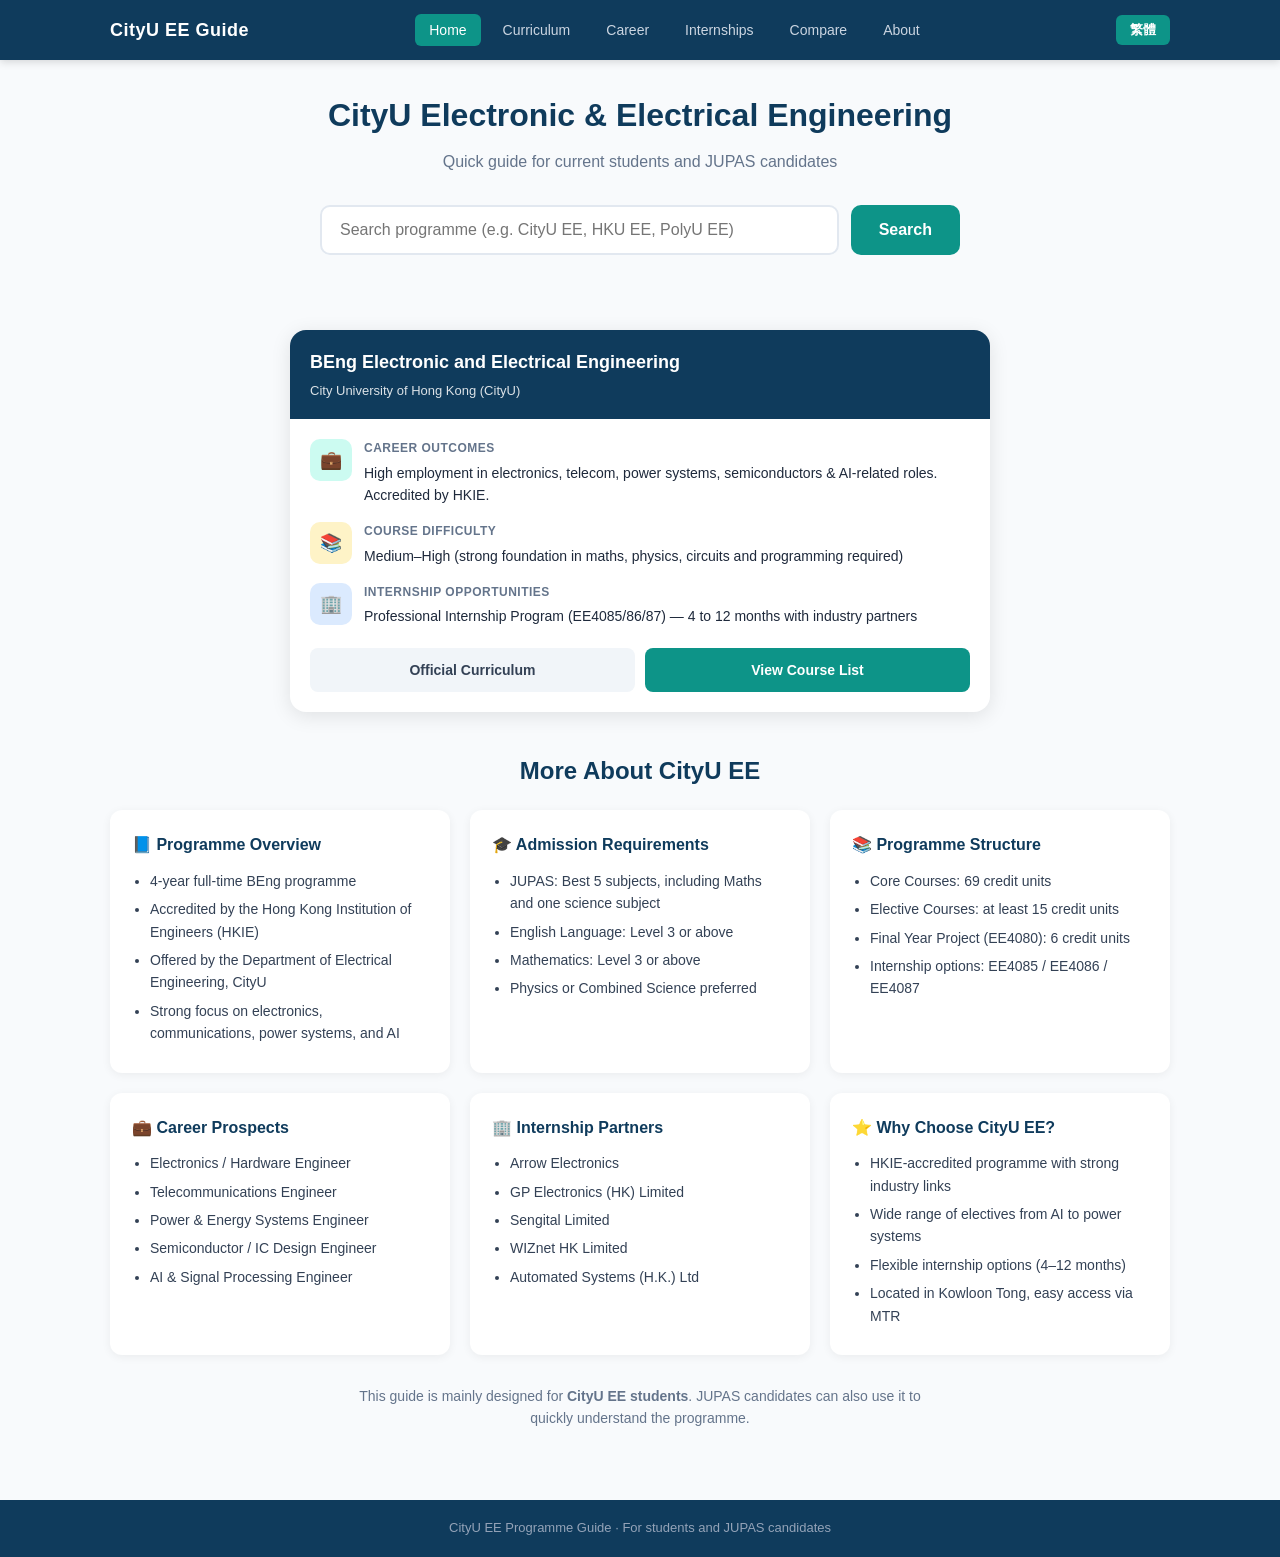
<file: index.html>
<!DOCTYPE html>
<html lang="en">
<head>
  <meta charset="UTF-8">
  <meta name="viewport" content="width=device-width, initial-scale=1.0">
  <title>CityU EE Programme Guide</title>
  <link rel="stylesheet" href="style.css">
</head>
<body>

  <!-- Top Navigation -->
  <nav class="navbar">
    <div class="nav-container">
      <div class="nav-logo" data-i18n="logo">CityU EE Guide</div>
      <ul class="nav-links">
        <li><a href="#" class="active" data-page="home" data-i18n="nav_home">Home</a></li>
        <li><a href="#" data-page="curriculum" data-i18n="nav_curriculum">Curriculum</a></li>
        <li><a href="#" data-page="career" data-i18n="nav_career">Career</a></li>
        <li><a href="#" data-page="internships" data-i18n="nav_internships">Internships</a></li>
        <li><a href="#" data-page="compare" data-i18n="nav_compare">Compare</a></li>
        <li><a href="#" data-page="about" data-i18n="nav_about">About</a></li>
      </ul>
      <div class="lang-switch">
        <button id="langBtn" class="lang-btn">繁體</button>
      </div>
    </div>
  </nav>

  <main>

    <!-- ==================== HOME ==================== -->
    <section id="page-home" class="page active">
      <header class="hero">
        <h1 data-i18n="home_title">CityU Electronic & Electrical Engineering</h1>
        <p data-i18n="home_subtitle">Quick guide for current students and JUPAS candidates</p>
      </header>

      <!-- Search Bar -->
      <div class="search-section">
        <input type="text" id="searchInput" placeholder="Search programme (e.g. CityU EE, HKU EE, PolyU EE)" />
        <button id="searchBtn" data-i18n="btn_search">Search</button>
      </div>
      <div id="searchResults" class="results"></div>

      <!-- Main CityU EE Card -->
      <div class="main-card">
      
        <div class="card-header">
          <h2 data-i18n="card_title">BEng Electronic and Electrical Engineering</h2>
          <div class="university">City University of Hong Kong (CityU)</div>
        </div>
        <div class="card-body">
          <div class="indicators">
            <div class="indicator">
              <div class="indicator-icon icon-career">💼</div>
              <div class="indicator-text">
                <h3 data-i18n="label_career">Career Outcomes</h3>
                <p data-i18n="card_career">High employment in electronics, telecom, power systems, semiconductors & AI-related roles. Accredited by HKIE.</p>
              </div>
            </div>
            <div class="indicator">
              <div class="indicator-icon icon-difficulty">📚</div>
              <div class="indicator-text">
                <h3 data-i18n="label_difficulty">Course Difficulty</h3>
                <p data-i18n="card_difficulty">Medium–High (strong foundation in maths, physics, circuits and programming required)</p>
              </div>
            </div>
            <div class="indicator">
              <div class="indicator-icon icon-internship">🏢</div>
              <div class="indicator-text">
                <h3 data-i18n="label_internship">Internship Opportunities</h3>
                <p data-i18n="card_internship">Professional Internship Program (EE4085/86/87) — 4 to 12 months with industry partners</p>
              </div>
            </div>
          </div>
        </div>
        <div class="card-actions">
          <a href="https://www.ee.cityu.edu.hk/en/current_students/undergraduate/major/admission_beng-elel_majorcurriculum" target="_blank" class="btn btn-secondary" data-i18n="btn_official">Official Curriculum</a>
          <button class="btn btn-primary" onclick="document.querySelector('[data-page=curriculum]').click()" data-i18n="btn_courses">View Course List</button>
        </div>
      </div>
      <!-- CityU EE Detailed Information -->
<div class="detail-section">
  <h2 class="section-title" data-i18n="cityu_detail_title">More About CityU EE</h2>

  <div class="detail-grid">

    <!-- Programme Overview -->
    <div class="detail-info-card">
      <h3 data-i18n="cityu_overview_title">📘 Programme Overview</h3>
      <ul>
        <li data-i18n="cityu_overview_1">4-year full-time BEng programme</li>
        <li data-i18n="cityu_overview_2">Accredited by the Hong Kong Institution of Engineers (HKIE)</li>
        <li data-i18n="cityu_overview_3">Offered by the Department of Electrical Engineering, CityU</li>
        <li data-i18n="cityu_overview_4">Strong focus on electronics, communications, power systems, and AI</li>
      </ul>
    </div>

    <!-- Admission Requirements -->
    <div class="detail-info-card">
      <h3 data-i18n="cityu_admission_title">🎓 Admission Requirements</h3>
      <ul>
        <li data-i18n="cityu_admission_1">JUPAS: Best 5 subjects, including Maths and one science subject</li>
        <li data-i18n="cityu_admission_2">English Language: Level 3 or above</li>
        <li data-i18n="cityu_admission_3">Mathematics: Level 3 or above</li>
        <li data-i18n="cityu_admission_4">Physics or Combined Science preferred</li>
      </ul>
    </div>

    <!-- Programme Structure -->
    <div class="detail-info-card">
      <h3 data-i18n="cityu_structure_title">📚 Programme Structure</h3>
      <ul>
        <li data-i18n="cityu_structure_1">Core Courses: 69 credit units</li>
        <li data-i18n="cityu_structure_2">Elective Courses: at least 15 credit units</li>
        <li data-i18n="cityu_structure_3">Final Year Project (EE4080): 6 credit units</li>
        <li data-i18n="cityu_structure_4">Internship options: EE4085 / EE4086 / EE4087</li>
      </ul>
    </div>

    <!-- Career Prospects -->
    <div class="detail-info-card">
      <h3 data-i18n="cityu_career_title">💼 Career Prospects</h3>
      <ul>
        <li data-i18n="cityu_career_1">Electronics / Hardware Engineer</li>
        <li data-i18n="cityu_career_2">Telecommunications Engineer</li>
        <li data-i18n="cityu_career_3">Power & Energy Systems Engineer</li>
        <li data-i18n="cityu_career_4">Semiconductor / IC Design Engineer</li>
        <li data-i18n="cityu_career_5">AI & Signal Processing Engineer</li>
      </ul>
    </div>

    <!-- Internship Partners -->
    <div class="detail-info-card">
      <h3 data-i18n="cityu_partner_title">🏢 Internship Partners</h3>
      <ul>
        <li>Arrow Electronics</li>
        <li>GP Electronics (HK) Limited</li>
        <li>Sengital Limited</li>
        <li>WIZnet HK Limited</li>
        <li>Automated Systems (H.K.) Ltd</li>
      </ul>
    </div>

    <!-- Why Choose CityU EE -->
    <div class="detail-info-card">
      <h3 data-i18n="cityu_why_title">⭐ Why Choose CityU EE?</h3>
      <ul>
        <li data-i18n="cityu_why_1">HKIE-accredited programme with strong industry links</li>
        <li data-i18n="cityu_why_2">Wide range of electives from AI to power systems</li>
        <li data-i18n="cityu_why_3">Flexible internship options (4–12 months)</li>
        <li data-i18n="cityu_why_4">Located in Kowloon Tong, easy access via MTR</li>
      </ul>
    </div>

  </div>
</div>

      <div class="home-note">
        <p data-i18n="home_note">This guide is mainly designed for <strong>CityU EE students</strong>. JUPAS candidates can also use it to quickly understand the programme.</p>
      </div>
    </section>

    <!-- ==================== CURRICULUM ==================== -->
    <section id="page-curriculum" class="page">
      <h2 class="page-title" data-i18n="curriculum_title">Curriculum Structure</h2>
      <p class="page-desc" data-i18n="curriculum_desc">BEng Electronic and Electrical Engineering – Core Courses & Electives</p>

      <div class="curriculum-section">
        <h3 data-i18n="core_title">Core Courses (69 Credit Units)</h3>
        <div class="course-list" id="coreCourses"></div>

        <div class="notes-box">
          <p><strong data-i18n="notes_title">Notes:</strong></p>
          <ul>
            <li data-i18n="note1"># EE2066 is counted as “College-specified GE Course” for 4-year degree students, but counted as “Major Requirement” for Advanced Standing I/II students.</li>
            <li data-i18n="note2">★ Students having completed EE4085 Internship: Engineering Practice (3CUs) can use it to fulfill EE2066 and EE4090.</li>
            <li data-i18n="note3">Students having completed FS4007 Start-up Technology Entrepreneur Programme I (3CUs) can use it to fulfill EE4090.</li>
            <li data-i18n="note4">Students having completed EE4086 Internship: Advanced Topics (3CUs) can use it to fulfill one elective.</li>
            <li data-i18n="note5">△ Students having completed EE4087 Internship: Industrial Project (6CUs) can use it to fulfill EE4080 Project.</li>
          </ul>
        </div>
      </div>

      <div class="curriculum-section" style="margin-top: 40px;">
        <h3 data-i18n="elective_title">Elective Courses (at least 5 courses = 15 Credit Units)</h3>
        <div class="course-list" id="electiveCourses"></div>
      </div>
    </section>

    <!-- ==================== CAREER ==================== -->
    <section id="page-career" class="page">
      <h2 class="page-title" data-i18n="career_title">Career Outcomes</h2>
      <p class="page-desc" data-i18n="career_desc">What kind of jobs can graduates get after studying CityU Electronic & Electrical Engineering?</p>

      <div class="info-grid">
        <div class="info-card">
          <h3 data-i18n="career_left_title">CityU Electronic & Electrical Engineering</h3>
          <p><strong data-i18n="common_paths">Common career paths:</strong></p>
          <ul>
            <li data-i18n="job1">Electronics / Hardware Engineer</li>
            <li data-i18n="job2">Telecommunications Engineer</li>
            <li data-i18n="job3">Power & Energy Systems Engineer</li>
            <li data-i18n="job4">Semiconductor / IC Design Engineer</li>
            <li data-i18n="job5">AI & Signal Processing related roles</li>
            <li data-i18n="job6">Technical roles in finance & banking</li>
          </ul>
          <p class="note" data-i18n="career_note">Graduates work in both technical industries and the financial sector. The programme is accredited by the Hong Kong Institution of Engineers (HKIE).</p>
        </div>

        <div class="info-card">
          <h3 data-i18n="graduate_title">Example Graduate Roles</h3>
          <div class="graduate-list">
            <div class="graduate-item"><span class="role" data-i18n="role1">Software Engineer</span><span class="company" data-i18n="comp1">Tech / FinTech companies</span></div>
            <div class="graduate-item"><span class="role" data-i18n="role2">Hardware Engineer</span><span class="company" data-i18n="comp2">Electronics & semiconductor firms</span></div>
            <div class="graduate-item"><span class="role" data-i18n="role3">Telecommunications Engineer</span><span class="company" data-i18n="comp3">Mobile network & telecom operators</span></div>
            <div class="graduate-item"><span class="role" data-i18n="role4">Power Systems Engineer</span><span class="company" data-i18n="comp4">Power companies & energy sector</span></div>
            <div class="graduate-item"><span class="role" data-i18n="role5">IC / Semiconductor Engineer</span><span class="company" data-i18n="comp5">Chip design & manufacturing</span></div>
            <div class="graduate-item"><span class="role" data-i18n="role6">AI / Signal Processing Engineer</span><span class="company" data-i18n="comp6">AI, robotics & data companies</span></div>
          </div>

          <div class="pie-section">
            <h4 data-i18n="pie_title">Approximate Employment Sectors</h4>
            <div class="pie-chart"></div>
            <div class="pie-legend">
              <div><span class="dot tech"></span> <span data-i18n="pie1">Electronics & Tech (35%)</span></div>
              <div><span class="dot telecom"></span> <span data-i18n="pie2">Telecom & Communications (25%)</span></div>
              <div><span class="dot power"></span> <span data-i18n="pie3">Power & Energy (15%)</span></div>
              <div><span class="dot finance"></span> <span data-i18n="pie4">Finance & Banking (15%)</span></div>
              <div><span class="dot others"></span> <span data-i18n="pie5">Others / Further Study (10%)</span></div>
            </div>
          </div>
        </div>
      </div>
    </section>

    <!-- ==================== INTERNSHIPS ==================== -->
    <section id="page-internships" class="page">
      <h2 class="page-title" data-i18n="intern_title">Internship Opportunities</h2>
      <p class="page-desc" data-i18n="intern_desc">Real internship programmes offered by CityU Electrical Engineering</p>

      <div class="info-grid">
        <div class="info-card">
          <h3 data-i18n="intern_left_title">CityU EE Professional Internship Program</h3>
          <p data-i18n="intern_intro">The Department offers structured internship courses:</p>
          <ul>
            <li><strong>EE4085</strong> – <span data-i18n="ee4085">Internship: Engineering Practice (4 months)</span></li>
            <li><strong>EE4086</strong> – <span data-i18n="ee4086">Internship: Advanced Topics</span></li>
            <li><strong>EE4087</strong> – <span data-i18n="ee4087">Internship: Industrial Project (up to 12 months)</span></li>
          </ul>
          <p data-i18n="intern_note">These internships can replace some required courses.</p>
        </div>

        <div class="info-card">
          <h3 data-i18n="partner_title">Example Partner Companies</h3>
          <ul>
            <li>Arrow Electronics</li>
            <li>GP Electronics (HK) Limited</li>
            <li>Sengital Limited</li>
            <li>WIZnet HK Limited</li>
            <li>Appcider Limited</li>
            <li>Automated Systems (H.K.) Ltd</li>
          </ul>
        </div>
      </div>
    </section>

    <!-- ==================== COMPARE ==================== -->
    <section id="page-compare" class="page">
      <h2 class="page-title" data-i18n="compare_title">Compare Programmes</h2>
      <p class="page-desc" data-i18n="compare_desc">Select two programmes to compare side by side</p>

      <div class="compare-controls">
        <select id="compare1"></select>
        <select id="compare2"></select>
        <button id="compareBtn" class="btn btn-primary" data-i18n="btn_compare">Compare</button>
      </div>
      <div id="compareResult" class="compare-result"></div>
    </section>

    <!-- ==================== ABOUT ==================== -->
    <section id="page-about" class="page">
      <h2 class="page-title" data-i18n="about_title">About This Guide</h2>
      <div class="about-content">
        <p data-i18n="about_p1">This guide is mainly designed for <strong>CityU EE students</strong> to quickly understand their programme structure, career paths and internship opportunities.</p>
        <p data-i18n="about_p2">JUPAS candidates can also use it as a simple reference.</p>
      </div>
    </section>

  </main>

  <footer>
    <p data-i18n="footer">CityU EE Programme Guide · For students and JUPAS candidates</p>
  </footer>

  <script src="script.js"></script>
</body>
</html>
</file>
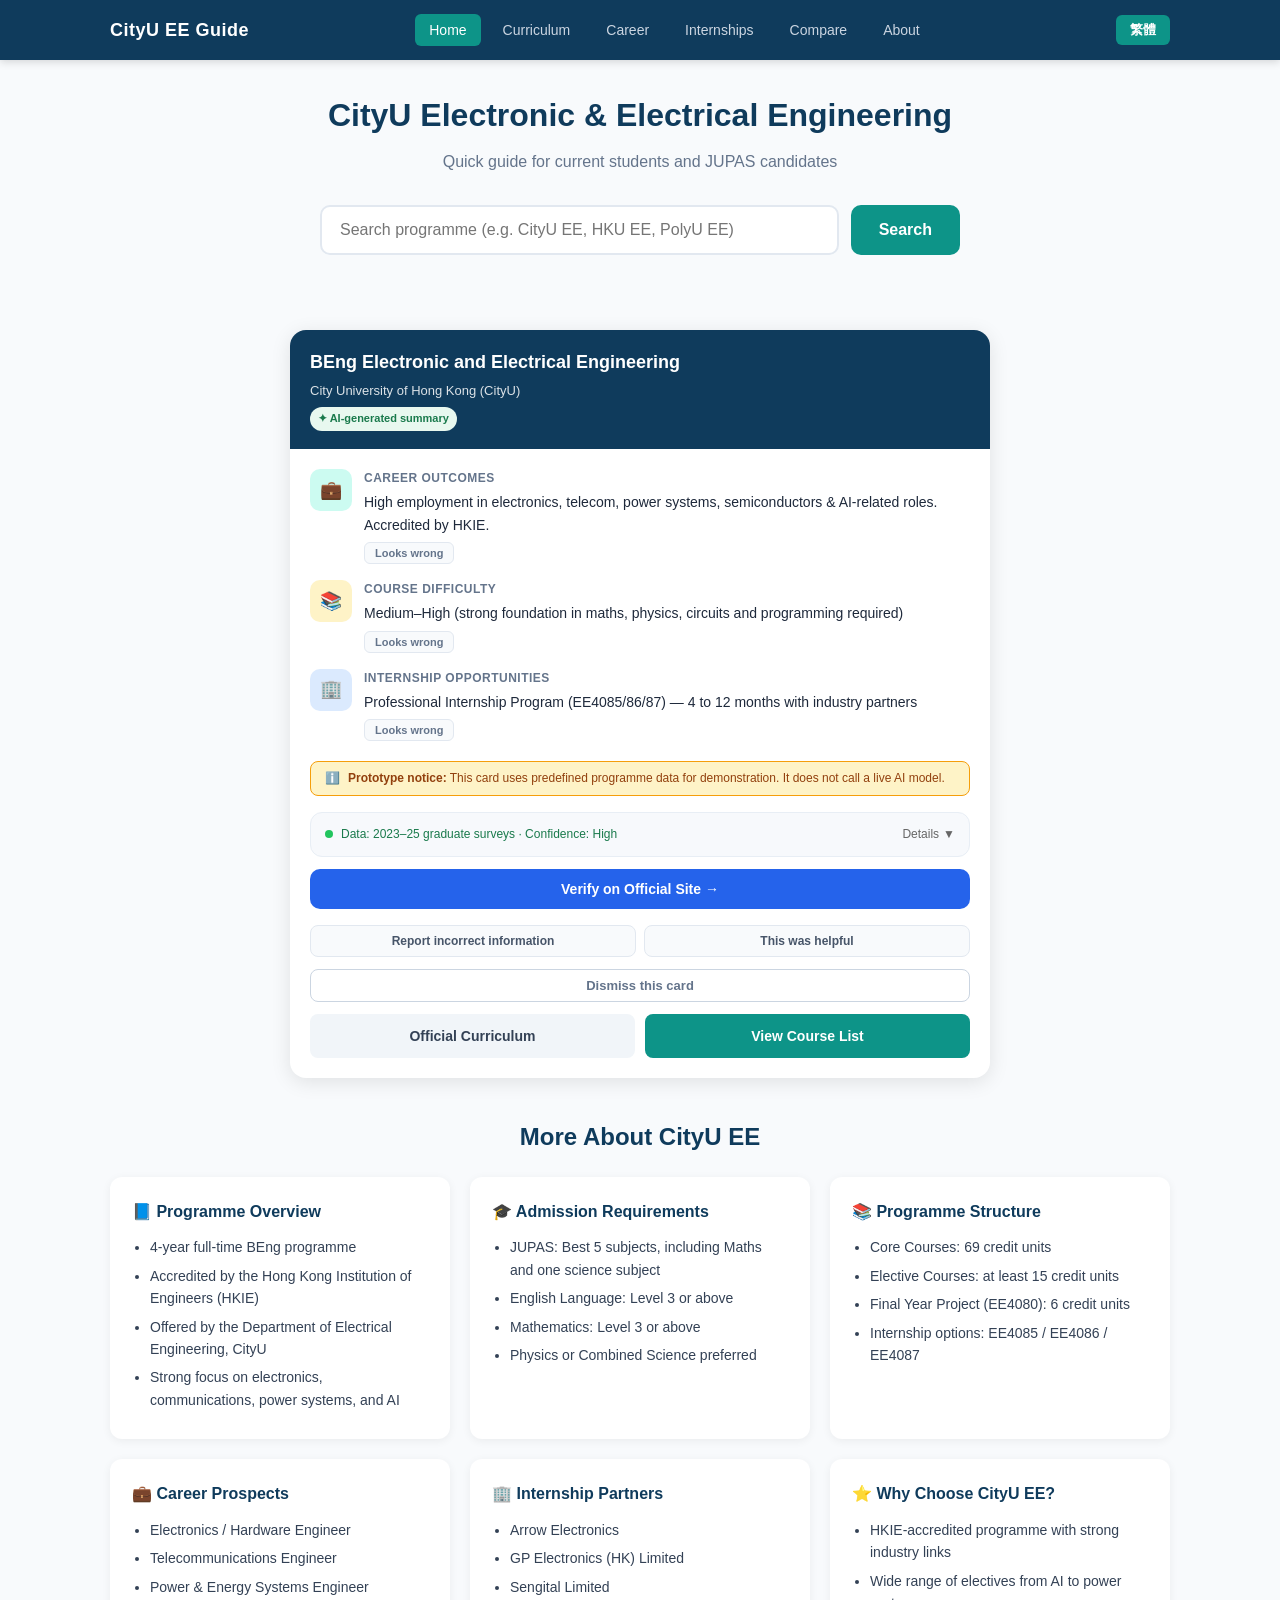
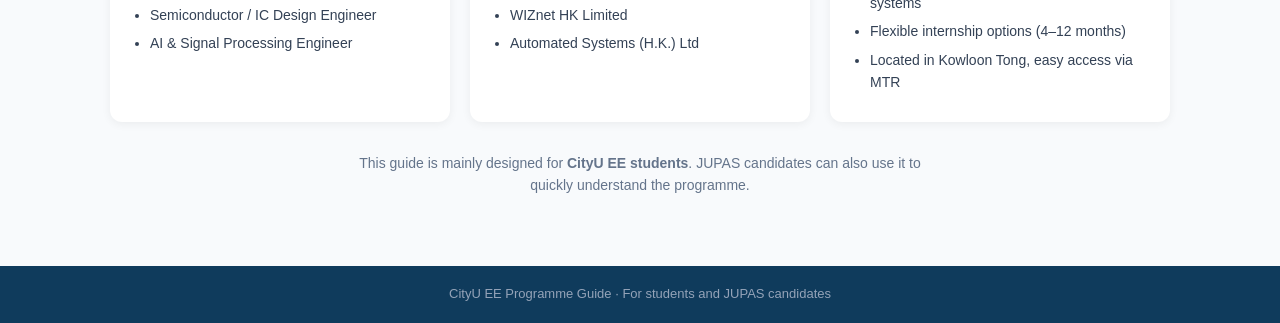
<file: index3.html>
<!DOCTYPE html>
<html lang="en">
<head>
  <meta charset="UTF-8">
  <meta name="viewport" content="width=device-width, initial-scale=1.0">
  <title>CityU EE Programme Guide</title>
  <style>
    /* ===== Reset & Base ===== */
    * { margin: 0; padding: 0; box-sizing: border-box; }
    body {
      font-family: -apple-system, BlinkMacSystemFont, "Segoe UI", Roboto, sans-serif;
      background-color: #f8fafc;
      color: #1e293b;
      line-height: 1.6;
      min-height: 100vh;
      display: flex;
      flex-direction: column;
    }

    /* ===== Navbar ===== */
    .navbar {
      background: #0f3b5c;
      color: white;
      position: sticky;
      top: 0;
      z-index: 100;
      box-shadow: 0 2px 8px rgba(0,0,0,0.15);
    }
    .nav-container {
      max-width: 1100px;
      margin: 0 auto;
      padding: 0 20px;
      display: flex;
      align-items: center;
      justify-content: space-between;
      height: 60px;
    }
    .nav-logo { font-size: 18px; font-weight: 700; letter-spacing: 0.5px; }
    .nav-links { display: flex; list-style: none; gap: 8px; }
    .nav-links a {
      color: #cbd5e1;
      text-decoration: none;
      padding: 8px 14px;
      border-radius: 6px;
      font-size: 14px;
      font-weight: 500;
      transition: all 0.2s;
    }
    .nav-links a:hover, .nav-links a.active { background: #0d9488; color: white; }
    .lang-switch { margin-left: 16px; }
    .lang-btn {
      background: #0d9488;
      color: white;
      border: none;
      padding: 6px 14px;
      border-radius: 6px;
      font-size: 13px;
      font-weight: 600;
      cursor: pointer;
    }
    .lang-btn:hover { background: #0f766e; }

    /* ===== Main ===== */
    main { flex: 1; max-width: 1100px; margin: 0 auto; padding: 30px 20px; width: 100%; }
    .page { display: none; }
    .page.active { display: block; }

    /* ===== Hero ===== */
    .hero { text-align: center; margin-bottom: 30px; }
    .hero h1 { font-size: 32px; color: #0f3b5c; margin-bottom: 8px; }
    .hero p { color: #64748b; font-size: 16px; }

    /* ===== Search ===== */
    .search-section {
      display: flex;
      max-width: 640px;
      margin: 0 auto 35px;
      gap: 12px;
    }
    #searchInput {
      flex: 1;
      padding: 14px 18px;
      font-size: 16px;
      border: 2px solid #e2e8f0;
      border-radius: 10px;
      outline: none;
      transition: border-color 0.2s;
    }
    #searchInput:focus { border-color: #0d9488; }
    #searchBtn {
      padding: 14px 28px;
      background: #0d9488;
      color: white;
      border: none;
      border-radius: 10px;
      font-size: 16px;
      font-weight: 600;
      cursor: pointer;
    }
    #searchBtn:hover { background: #0f766e; }

    /* ===== Cards ===== */
    .results {
      display: flex;
      flex-wrap: wrap;
      gap: 24px;
      justify-content: center;
      margin-bottom: 40px;
    }
    .programme-card, .main-card {
      background: white;
      border-radius: 16px;
      box-shadow: 0 4px 14px rgba(0,0,0,0.08);
      overflow: hidden;
      transition: transform 0.2s, box-shadow 0.2s;
    }
    .programme-card { width: 340px; }
    .programme-card:hover { transform: translateY(-5px); box-shadow: 0 10px 25px rgba(0,0,0,0.12); }
    .main-card {
      max-width: 700px;
      margin: 0 auto 30px;
      box-shadow: 0 4px 20px rgba(0,0,0,0.1);
    }
    .card-header {
      background: #0f3b5c;
      color: white;
      padding: 18px 20px;
    }
    .card-header h2 { font-size: 18px; margin-bottom: 4px; }
    .card-header .university { font-size: 13px; opacity: 0.85; }
    .card-body { padding: 20px; }
    .indicators { display: flex; flex-direction: column; gap: 16px; }
    .indicator { display: flex; align-items: flex-start; gap: 12px; }
    .indicator-icon {
      width: 42px; height: 42px;
      border-radius: 10px;
      display: flex; align-items: center; justify-content: center;
      font-size: 18px; flex-shrink: 0;
    }
    .icon-career { background: #ccfbf1; }
    .icon-difficulty { background: #fef3c7; }
    .icon-internship { background: #dbeafe; }
    .indicator-text h3 {
      font-size: 12px; color: #64748b; font-weight: 600;
      margin-bottom: 3px; text-transform: uppercase; letter-spacing: 0.5px;
    }
    .indicator-text p { font-size: 14px; color: #1e293b; }
    .card-actions { display: flex; gap: 10px; padding: 0 20px 20px; }
    .btn {
      flex: 1; padding: 11px; border-radius: 8px;
      font-size: 14px; font-weight: 600; cursor: pointer;
      border: none; transition: background 0.2s;
      text-align: center; text-decoration: none; display: block;
    }
    .btn-primary { background: #0d9488; color: white; }
    .btn-primary:hover { background: #0f766e; }
    .btn-secondary { background: #f1f5f9; color: #334155; }
    .btn-secondary:hover { background: #e2e8f0; }

    /* ===== HUMAN-OVERSIGHT: Confidence Strip ===== */
    .confidence-strip {
      margin: 16px 20px 0;
      background: #f7f9fc;
      border-radius: 12px;
      overflow: hidden;
      border: 1px solid #e8eef5;
    }
    .strip-header {
      display: flex;
      align-items: center;
      justify-content: space-between;
      padding: 12px 14px;
      cursor: pointer;
      gap: 10px;
      user-select: none;
    }
    .strip-left {
      display: flex;
      align-items: center;
      gap: 8px;
      font-size: 12px;
      color: #1a7a4c;
      font-weight: 500;
      flex: 1;
    }
    .strip-left .dot {
      width: 8px; height: 8px;
      background: #22c55e;
      border-radius: 50%;
      flex-shrink: 0;
    }
    .strip-left.medium { color: #b45309; }
    .strip-left.medium .dot { background: #f59e0b; }
    .strip-left.low { color: #6b7280; }
    .strip-left.low .dot { background: #9ca3af; }
    .strip-toggle {
      font-size: 12px;
      color: #666;
      display: flex;
      align-items: center;
      gap: 4px;
    }
    .strip-body {
      display: none;
      padding: 0 14px 14px;
      border-top: 1px solid #e8eef5;
    }
    .strip-body.open { display: block; }
    .source-item {
      display: flex;
      gap: 10px;
      padding: 10px 0 0;
      font-size: 13px;
    }
    .source-item .s-icon {
      width: 28px; height: 28px;
      background: #e8f0fe;
      border-radius: 50%;
      display: flex; align-items: center; justify-content: center;
      font-size: 13px; flex-shrink: 0; color: #2563eb;
    }
    .source-item .s-label { font-weight: 600; color: #1a1a1a; font-size: 13px; }
    .source-item .s-value { color: #555; font-size: 12px; margin-top: 1px; }
    .warning-box {
      margin-top: 12px;
      background: #fff8e6;
      border: 1px solid #fde68a;
      border-radius: 8px;
      padding: 10px 12px;
      font-size: 12px;
      color: #92400e;
      display: flex;
      align-items: flex-start;
      gap: 8px;
    }
    .verify-btn {
      display: block;
      width: calc(100% - 40px);
      margin: 12px 20px 16px;
      background: #2563eb;
      color: white;
      border: none;
      border-radius: 10px;
      padding: 12px;
      font-size: 14px;
      font-weight: 600;
      cursor: pointer;
      text-align: center;
      transition: background 0.15s;
    }
    .verify-btn:hover { background: #1d4ed8; }
    .ai-badge {
      display: inline-flex;
      align-items: center;
      gap: 4px;
      background: #e8f8ef;
      color: #1a7a4c;
      font-size: 11px;
      font-weight: 600;
      padding: 3px 8px;
      border-radius: 20px;
      margin-top: 6px;
    }

    /* ===== Other pages ===== */
    .page-title { font-size: 26px; color: #0f3b5c; margin-bottom: 8px; }
    .page-desc { color: #64748b; margin-bottom: 28px; }
    .info-grid {
      display: grid;
      grid-template-columns: repeat(auto-fit, minmax(300px, 1fr));
      gap: 24px;
      margin-bottom: 24px;
    }
    .info-card {
      background: white;
      padding: 24px;
      border-radius: 12px;
      box-shadow: 0 2px 10px rgba(0,0,0,0.06);
    }
    .info-card h3 { color: #0f3b5c; margin-bottom: 12px; font-size: 17px; }
    .info-card ul { padding-left: 18px; margin: 10px 0; }
    .info-card li { margin-bottom: 6px; }
    .info-card .note {
      margin-top: 14px; font-size: 13px; color: #64748b;
      border-top: 1px solid #e2e8f0; padding-top: 12px;
    }
    .graduate-list { margin: 16px 0 24px; }
    .graduate-item {
      display: flex; justify-content: space-between; align-items: center;
      padding: 10px 0; border-bottom: 1px solid #f1f5f9;
    }
    .graduate-item:last-child { border-bottom: none; }
    .graduate-item .role { font-weight: 600; color: #0f3b5c; font-size: 14px; }
    .graduate-item .company { font-size: 13px; color: #64748b; }
    .pie-section { margin-top: 20px; padding-top: 16px; border-top: 1px solid #e2e8f0; }
    .pie-section h4 { font-size: 14px; color: #0f3b5c; margin-bottom: 14px; }
    .pie-chart {
      width: 160px; height: 160px; border-radius: 50%; margin: 0 auto 18px;
      background: conic-gradient(#0d9488 0% 35%, #3b82f6 35% 60%, #f59e0b 60% 75%, #8b5cf6 75% 90%, #94a3b8 90% 100%);
      box-shadow: 0 4px 12px rgba(0,0,0,0.1);
    }
    .pie-legend { font-size: 13px; color: #334155; }
    .pie-legend div { display: flex; align-items: center; gap: 8px; margin-bottom: 6px; }
    .dot { width: 12px; height: 12px; border-radius: 50%; display: inline-block; }
    .dot.tech { background: #0d9488; }
    .dot.telecom { background: #3b82f6; }
    .dot.power { background: #f59e0b; }
    .dot.finance { background: #8b5cf6; }
    .dot.others { background: #94a3b8; }

    /* Compare */
    .compare-controls {
      display: flex; gap: 12px; flex-wrap: wrap; margin-bottom: 28px; align-items: center;
    }
    .compare-controls select {
      padding: 10px 14px; border: 2px solid #e2e8f0; border-radius: 8px;
      font-size: 14px; min-width: 220px;
    }
    .compare-result { display: flex; gap: 24px; flex-wrap: wrap; justify-content: center; }
    .compare-card {
      background: white; border-radius: 12px;
      box-shadow: 0 4px 14px rgba(0,0,0,0.08); width: 320px; overflow: hidden;
    }
    .compare-card .card-header { background: #0f3b5c; color: white; padding: 16px 18px; }
    .compare-card .card-body { padding: 18px; }
    .compare-row { margin-bottom: 14px; }
    .compare-row h4 { font-size: 12px; color: #64748b; text-transform: uppercase; margin-bottom: 4px; }
    .compare-row p { font-size: 14px; }

    .about-content {
      background: white; padding: 28px; border-radius: 12px;
      box-shadow: 0 2px 10px rgba(0,0,0,0.06); max-width: 700px;
    }
    .empty-state { text-align: center; color: #94a3b8; margin-top: 50px; font-size: 15px; }
    .home-note {
      text-align: center; color: #64748b; font-size: 14px;
      max-width: 600px; margin: 0 auto;
    }

    /* Curriculum */
    .curriculum-section h3 { color: #0f3b5c; margin-bottom: 16px; font-size: 18px; }
    .course-list {
      background: white; border-radius: 12px; overflow: hidden;
      box-shadow: 0 2px 10px rgba(0,0,0,0.06);
    }
    .course-item { padding: 14px 18px; border-bottom: 1px solid #f1f5f9; cursor: pointer; }
    .course-item:last-child { border-bottom: none; }
    .course-item:nth-child(even) { background: #f8fafc; }
    .course-item:hover { background: #f0fdfa; }
    .course-top { display: flex; justify-content: space-between; align-items: center; margin-bottom: 4px; }
    .course-code { font-weight: 700; color: #0f3b5c; font-size: 14px; min-width: 110px; }
    .course-title { font-weight: 600; color: #1e293b; flex: 1; margin-left: 12px; }
    .course-credit { font-size: 13px; color: #64748b; background: #e2e8f0; padding: 2px 8px; border-radius: 4px; }
    .course-desc { font-size: 13px; color: #64748b; margin-top: 4px; margin-left: 122px; }
    .notes-box {
      background: #f0fdfa; border-left: 4px solid #0d9488;
      padding: 16px 20px; margin-top: 20px; border-radius: 0 8px 8px 0; font-size: 14px;
    }
    .notes-box ul { margin-top: 8px; padding-left: 18px; }
    .notes-box li { margin-bottom: 6px; }

    /* Detail section */
    .detail-section { max-width: 1100px; margin: 40px auto 30px; }
    .section-title { font-size: 24px; color: #0f3b5c; margin-bottom: 20px; text-align: center; }
    .detail-grid { display: grid; grid-template-columns: repeat(auto-fit, minmax(300px, 1fr)); gap: 20px; }
    .detail-info-card {
      background: white; padding: 22px; border-radius: 12px;
      box-shadow: 0 2px 10px rgba(0,0,0,0.06);
      transition: transform 0.2s, box-shadow 0.2s;
    }
    .detail-info-card:hover { transform: translateY(-3px); box-shadow: 0 6px 18px rgba(0,0,0,0.1); }
    .detail-info-card h3 { color: #0f3b5c; font-size: 16px; margin-bottom: 12px; }
    .detail-info-card ul { padding-left: 18px; margin: 0; }
    .detail-info-card li { font-size: 14px; color: #334155; margin-bottom: 6px; }

    /* Course detail */
    .detail-header {
      background: white; padding: 24px; border-radius: 12px;
      margin-bottom: 24px; box-shadow: 0 2px 10px rgba(0,0,0,0.06);
    }
    .detail-header h2 { color: #0f3b5c; margin-bottom: 8px; }
    .detail-cards {
      display: grid; grid-template-columns: repeat(auto-fit, minmax(180px, 1fr));
      gap: 16px; margin-bottom: 30px;
    }
    .detail-card {
      background: white; padding: 20px; border-radius: 12px;
      box-shadow: 0 2px 10px rgba(0,0,0,0.06); text-align: center;
    }
    .detail-card h4 { color: #64748b; font-size: 14px; margin-bottom: 10px; }
    .big-number { font-size: 28px; font-weight: 700; color: #0f3b5c; }
    .comments-section {
      background: white; padding: 24px; border-radius: 12px;
      box-shadow: 0 2px 10px rgba(0,0,0,0.06);
    }
    .comments-section h3 { margin-bottom: 16px; color: #0f3b5c; }
    .comment-box { border-bottom: 1px solid #f1f5f9; padding: 14px 0; }
    .comment-box:last-child { border-bottom: none; }
    .comment-user { font-weight: 600; color: #0f3b5c; margin-bottom: 4px; }
    .comment-text { color: #334155; font-size: 14px; }

    footer {
      background: #0f3b5c; color: #94a3b8; text-align: center;
      padding: 18px; font-size: 13px; margin-top: 40px;
    }

    /* Toast */
    .toast {
      position: fixed; bottom: 40px; left: 50%;
      transform: translateX(-50%) translateY(100px);
      background: #1a1a1a; color: white;
      padding: 12px 20px; border-radius: 24px;
      font-size: 14px; opacity: 0;
      transition: all 0.3s ease; z-index: 200;
      pointer-events: none; white-space: nowrap;
    }
    .toast.show { opacity: 1; transform: translateX(-50%) translateY(0); }


    /* ===== Human-oversight extras (G1, G8, G9, G15) ===== */
    .predefined-notice {
      background: #fef3c7;
      border: 1px solid #f59e0b;
      color: #92400e;
      font-size: 12px;
      padding: 8px 14px;
      border-radius: 8px;
      margin: 0 20px 12px;
      display: flex;
      align-items: flex-start;
      gap: 8px;
      line-height: 1.4;
    }
    .dismiss-btn {
      background: transparent;
      border: 1px solid #cbd5e1;
      color: #64748b;
      border-radius: 8px;
      padding: 8px 12px;
      font-size: 13px;
      font-weight: 600;
      cursor: pointer;
      margin: 0 20px 12px;
      width: calc(100% - 40px);
      transition: background 0.15s;
    }
    .dismiss-btn:hover { background: #f1f5f9; color: #334155; }
    .flag-row {
      display: flex;
      gap: 8px;
      margin-top: 6px;
      flex-wrap: wrap;
    }
    .flag-btn {
      background: #f8fafc;
      border: 1px solid #e2e8f0;
      color: #64748b;
      border-radius: 6px;
      padding: 4px 10px;
      font-size: 11px;
      font-weight: 600;
      cursor: pointer;
      transition: all 0.15s;
    }
    .flag-btn:hover { background: #fee2e2; border-color: #fca5a5; color: #b91c1c; }
    .flag-btn.flagged {
      background: #fee2e2;
      border-color: #ef4444;
      color: #b91c1c;
    }
    .card-dismissed {
      opacity: 0.45;
      pointer-events: none;
      position: relative;
    }
    .card-dismissed::after {
      content: "Dismissed — start a new search to see again";
      position: absolute;
      inset: 0;
      display: flex;
      align-items: center;
      justify-content: center;
      background: rgba(255,255,255,0.75);
      font-size: 14px;
      font-weight: 600;
      color: #64748b;
      border-radius: 16px;
      pointer-events: none;
    }
    .feedback-bar {
      display: flex;
      gap: 8px;
      padding: 0 20px 12px;
      flex-wrap: wrap;
    }
    .feedback-bar button {
      flex: 1;
      min-width: 120px;
      background: #f8fafc;
      border: 1px solid #e2e8f0;
      border-radius: 8px;
      padding: 8px 10px;
      font-size: 12px;
      font-weight: 600;
      color: #475569;
      cursor: pointer;
    }
    .feedback-bar button:hover { background: #e2e8f0; }

    @media (max-width: 700px) {
      .nav-links { display: none; }
      .hero h1 { font-size: 24px; }
      .search-section { flex-direction: column; }
      .course-desc { margin-left: 0; }
    }
  </style>
</head>
<body>

  <!-- Top Navigation -->
  <nav class="navbar">
    <div class="nav-container">
      <div class="nav-logo" data-i18n="logo">CityU EE Guide</div>
      <ul class="nav-links">
        <li><a href="#" class="active" data-page="home" data-i18n="nav_home">Home</a></li>
        <li><a href="#" data-page="curriculum" data-i18n="nav_curriculum">Curriculum</a></li>
        <li><a href="#" data-page="career" data-i18n="nav_career">Career</a></li>
        <li><a href="#" data-page="internships" data-i18n="nav_internships">Internships</a></li>
        <li><a href="#" data-page="compare" data-i18n="nav_compare">Compare</a></li>
        <li><a href="#" data-page="about" data-i18n="nav_about">About</a></li>
      </ul>
      <div class="lang-switch">
        <button id="langBtn" class="lang-btn">繁體</button>
      </div>
    </div>
  </nav>

  <main>

    <!-- ==================== HOME ==================== -->
    <section id="page-home" class="page active">
      <header class="hero">
        <h1 data-i18n="home_title">CityU Electronic & Electrical Engineering</h1>
        <p data-i18n="home_subtitle">Quick guide for current students and JUPAS candidates</p>
      </header>

      <!-- Search Bar -->
      <div class="search-section">
        <input type="text" id="searchInput" placeholder="Search programme (e.g. CityU EE, HKU EE, PolyU EE)" />
        <button id="searchBtn" data-i18n="btn_search">Search</button>
      </div>
      <div id="searchResults" class="results"></div>

      <!-- Main CityU EE Card WITH Human-Oversight -->
      <div class="main-card">
        <div class="card-header">
          <h2 data-i18n="card_title">BEng Electronic and Electrical Engineering</h2>
          <div class="university">City University of Hong Kong (CityU)</div>
          <div class="ai-badge">✦ AI-generated summary</div>
        </div>
        <div class="card-body">
          <div class="indicators">
            <div class="indicator">
              <div class="indicator-icon icon-career">💼</div>
              <div class="indicator-text">
                <h3 data-i18n="label_career">Career Outcomes</h3>
                <p data-i18n="card_career">High employment in electronics, telecom, power systems, semiconductors & AI-related roles. Accredited by HKIE.</p>
                <div class="flag-row">
                  <button class="flag-btn" onclick="flagIndicator(this, 'Career Outcomes')">Looks wrong</button>
                </div>
              </div>
            </div>
            <div class="indicator">
              <div class="indicator-icon icon-difficulty">📚</div>
              <div class="indicator-text">
                <h3 data-i18n="label_difficulty">Course Difficulty</h3>
                <p data-i18n="card_difficulty">Medium–High (strong foundation in maths, physics, circuits and programming required)</p>
                <div class="flag-row">
                  <button class="flag-btn" onclick="flagIndicator(this, 'Course Difficulty')">Looks wrong</button>
                </div>
              </div>
            </div>
            <div class="indicator">
              <div class="indicator-icon icon-internship">🏢</div>
              <div class="indicator-text">
                <h3 data-i18n="label_internship">Internship Opportunities</h3>
                <p data-i18n="card_internship">Professional Internship Program (EE4085/86/87) — 4 to 12 months with industry partners</p>
                <div class="flag-row">
                  <button class="flag-btn" onclick="flagIndicator(this, 'Internship Opportunities')">Looks wrong</button>
                </div>
              </div>
            </div>
          </div>
        </div>

        <!-- G1: Clear notice that data is predefined -->
        <div class="predefined-notice">
          <span>ℹ️</span>
          <span data-i18n="predefined_notice"><strong>Prototype notice:</strong> This card uses predefined programme data for demonstration. It does not call a live AI model.</span>
        </div>

        <!-- ===== HUMAN-OVERSIGHT IMPROVEMENT ===== -->
        <div class="confidence-strip" id="mainConfidence">
          <div class="strip-header" onclick="toggleStrip('mainConfidence')">
            <div class="strip-left">
              <span class="dot"></span>
              <span data-i18n="conf_text">Data: 2023–25 graduate surveys · Confidence: High</span>
            </div>
            <div class="strip-toggle">
              <span class="toggle-label" data-i18n="details">Details</span>
              <span class="toggle-icon">▼</span>
            </div>
          </div>
          <div class="strip-body">
            <div class="source-item">
              <div class="s-icon">📄</div>
              <div>
                <div class="s-label" data-i18n="source_label">Source</div>
                <div class="s-value">CityU EE Department Graduate Employment Survey 2023–2025</div>
              </div>
            </div>
            <div class="source-item">
              <div class="s-icon">👥</div>
              <div>
                <div class="s-label" data-i18n="sample_label">Sample size</div>
                <div class="s-value">~180 graduates</div>
              </div>
            </div>
            <div class="source-item">
              <div class="s-icon">📅</div>
              <div>
                <div class="s-label" data-i18n="updated_label">Last updated</div>
                <div class="s-value">October 2025</div>
              </div>
            </div>
            <div class="warning-box">
              <span>⚠️</span>
              <span data-i18n="warning_text">Official data may differ – always verify on the university website.</span>
            </div>
          </div>
        </div>
        <button class="verify-btn" onclick="verifyOfficial('https://www.ee.cityu.edu.hk/')" data-i18n="btn_verify">
          Verify on Official Site →
        </button>

        <!-- G15 granular + G9 correction -->
        <div class="feedback-bar">
          <button onclick="flagIndicator(this, 'Whole card')" data-i18n="btn_report">Report incorrect information</button>
          <button onclick="showToast(currentLang==='zh'?'已記錄意見，感謝回饋':'Feedback recorded. Thank you.')" data-i18n="btn_helpful">This was helpful</button>
        </div>

        <!-- G8 dismissal -->
        <button class="dismiss-btn" onclick="dismissCard(this)" data-i18n="btn_dismiss">Dismiss this card</button>

        <div class="card-actions">
          <a href="https://www.ee.cityu.edu.hk/en/current_students/undergraduate/major/admission_beng-elel_majorcurriculum" target="_blank" class="btn btn-secondary" data-i18n="btn_official">Official Curriculum</a>
          <button class="btn btn-primary" onclick="document.querySelector('[data-page=curriculum]').click()" data-i18n="btn_courses">View Course List</button>
        </div>
      </div>

      <!-- CityU EE Detailed Information -->
      <div class="detail-section">
        <h2 class="section-title" data-i18n="cityu_detail_title">More About CityU EE</h2>
        <div class="detail-grid">
          <div class="detail-info-card">
            <h3 data-i18n="cityu_overview_title">📘 Programme Overview</h3>
            <ul>
              <li data-i18n="cityu_overview_1">4-year full-time BEng programme</li>
              <li data-i18n="cityu_overview_2">Accredited by the Hong Kong Institution of Engineers (HKIE)</li>
              <li data-i18n="cityu_overview_3">Offered by the Department of Electrical Engineering, CityU</li>
              <li data-i18n="cityu_overview_4">Strong focus on electronics, communications, power systems, and AI</li>
            </ul>
          </div>
          <div class="detail-info-card">
            <h3 data-i18n="cityu_admission_title">🎓 Admission Requirements</h3>
            <ul>
              <li data-i18n="cityu_admission_1">JUPAS: Best 5 subjects, including Maths and one science subject</li>
              <li data-i18n="cityu_admission_2">English Language: Level 3 or above</li>
              <li data-i18n="cityu_admission_3">Mathematics: Level 3 or above</li>
              <li data-i18n="cityu_admission_4">Physics or Combined Science preferred</li>
            </ul>
          </div>
          <div class="detail-info-card">
            <h3 data-i18n="cityu_structure_title">📚 Programme Structure</h3>
            <ul>
              <li data-i18n="cityu_structure_1">Core Courses: 69 credit units</li>
              <li data-i18n="cityu_structure_2">Elective Courses: at least 15 credit units</li>
              <li data-i18n="cityu_structure_3">Final Year Project (EE4080): 6 credit units</li>
              <li data-i18n="cityu_structure_4">Internship options: EE4085 / EE4086 / EE4087</li>
            </ul>
          </div>
          <div class="detail-info-card">
            <h3 data-i18n="cityu_career_title">💼 Career Prospects</h3>
            <ul>
              <li data-i18n="cityu_career_1">Electronics / Hardware Engineer</li>
              <li data-i18n="cityu_career_2">Telecommunications Engineer</li>
              <li data-i18n="cityu_career_3">Power & Energy Systems Engineer</li>
              <li data-i18n="cityu_career_4">Semiconductor / IC Design Engineer</li>
              <li data-i18n="cityu_career_5">AI & Signal Processing Engineer</li>
            </ul>
          </div>
          <div class="detail-info-card">
            <h3 data-i18n="cityu_partner_title">🏢 Internship Partners</h3>
            <ul>
              <li>Arrow Electronics</li>
              <li>GP Electronics (HK) Limited</li>
              <li>Sengital Limited</li>
              <li>WIZnet HK Limited</li>
              <li>Automated Systems (H.K.) Ltd</li>
            </ul>
          </div>
          <div class="detail-info-card">
            <h3 data-i18n="cityu_why_title">⭐ Why Choose CityU EE?</h3>
            <ul>
              <li data-i18n="cityu_why_1">HKIE-accredited programme with strong industry links</li>
              <li data-i18n="cityu_why_2">Wide range of electives from AI to power systems</li>
              <li data-i18n="cityu_why_3">Flexible internship options (4–12 months)</li>
              <li data-i18n="cityu_why_4">Located in Kowloon Tong, easy access via MTR</li>
            </ul>
          </div>
        </div>
      </div>

      <div class="home-note">
        <p data-i18n="home_note">This guide is mainly designed for <strong>CityU EE students</strong>. JUPAS candidates can also use it to quickly understand the programme.</p>
      </div>
    </section>

    <!-- ==================== CURRICULUM ==================== -->
    <section id="page-curriculum" class="page">
      <h2 class="page-title" data-i18n="curriculum_title">Curriculum Structure</h2>
      <p class="page-desc" data-i18n="curriculum_desc">BEng Electronic and Electrical Engineering – Core Courses & Electives</p>
      <div class="curriculum-section">
        <h3 data-i18n="core_title">Core Courses (69 Credit Units)</h3>
        <div class="course-list" id="coreCourses"></div>
        <div class="notes-box">
          <p><strong data-i18n="notes_title">Notes:</strong></p>
          <ul>
            <li data-i18n="note1"># EE2066 is counted as “College-specified GE Course” for 4-year degree students, but counted as “Major Requirement” for Advanced Standing I/II students.</li>
            <li data-i18n="note2">★ Students having completed EE4085 Internship: Engineering Practice (3CUs) can use it to fulfill EE2066 and EE4090.</li>
            <li data-i18n="note3">Students having completed FS4007 Start-up Technology Entrepreneur Programme I (3CUs) can use it to fulfill EE4090.</li>
            <li data-i18n="note4">Students having completed EE4086 Internship: Advanced Topics (3CUs) can use it to fulfill one elective.</li>
            <li data-i18n="note5">△ Students having completed EE4087 Internship: Industrial Project (6CUs) can use it to fulfill EE4080 Project.</li>
          </ul>
        </div>
      </div>
      <div class="curriculum-section" style="margin-top: 40px;">
        <h3 data-i18n="elective_title">Elective Courses (at least 5 courses = 15 Credit Units)</h3>
        <div class="course-list" id="electiveCourses"></div>
      </div>
    </section>

    <!-- ==================== CAREER ==================== -->
    <section id="page-career" class="page">
      <h2 class="page-title" data-i18n="career_title">Career Outcomes</h2>
      <p class="page-desc" data-i18n="career_desc">What kind of jobs can graduates get after studying CityU Electronic & Electrical Engineering?</p>
      <div class="info-grid">
        <div class="info-card">
          <h3 data-i18n="career_left_title">CityU Electronic & Electrical Engineering</h3>
          <p><strong data-i18n="common_paths">Common career paths:</strong></p>
          <ul>
            <li data-i18n="job1">Electronics / Hardware Engineer</li>
            <li data-i18n="job2">Telecommunications Engineer</li>
            <li data-i18n="job3">Power & Energy Systems Engineer</li>
            <li data-i18n="job4">Semiconductor / IC Design Engineer</li>
            <li data-i18n="job5">AI & Signal Processing related roles</li>
            <li data-i18n="job6">Technical roles in finance & banking</li>
          </ul>
          <p class="note" data-i18n="career_note">Graduates work in both technical industries and the financial sector. The programme is accredited by the Hong Kong Institution of Engineers (HKIE).</p>
        </div>
        <div class="info-card">
          <h3 data-i18n="graduate_title">Example Graduate Roles</h3>
          <div class="graduate-list">
            <div class="graduate-item"><span class="role" data-i18n="role1">Software Engineer</span><span class="company" data-i18n="comp1">Tech / FinTech companies</span></div>
            <div class="graduate-item"><span class="role" data-i18n="role2">Hardware Engineer</span><span class="company" data-i18n="comp2">Electronics & semiconductor firms</span></div>
            <div class="graduate-item"><span class="role" data-i18n="role3">Telecommunications Engineer</span><span class="company" data-i18n="comp3">Mobile network & telecom operators</span></div>
            <div class="graduate-item"><span class="role" data-i18n="role4">Power Systems Engineer</span><span class="company" data-i18n="comp4">Power companies & energy sector</span></div>
            <div class="graduate-item"><span class="role" data-i18n="role5">IC / Semiconductor Engineer</span><span class="company" data-i18n="comp5">Chip design & manufacturing</span></div>
            <div class="graduate-item"><span class="role" data-i18n="role6">AI / Signal Processing Engineer</span><span class="company" data-i18n="comp6">AI, robotics & data companies</span></div>
          </div>
          <div class="pie-section">
            <h4 data-i18n="pie_title">Approximate Employment Sectors</h4>
            <div class="pie-chart"></div>
            <div class="pie-legend">
              <div><span class="dot tech"></span> <span data-i18n="pie1">Electronics & Tech (35%)</span></div>
              <div><span class="dot telecom"></span> <span data-i18n="pie2">Telecom & Communications (25%)</span></div>
              <div><span class="dot power"></span> <span data-i18n="pie3">Power & Energy (15%)</span></div>
              <div><span class="dot finance"></span> <span data-i18n="pie4">Finance & Banking (15%)</span></div>
              <div><span class="dot others"></span> <span data-i18n="pie5">Others / Further Study (10%)</span></div>
            </div>
          </div>
        </div>
      </div>
    </section>

    <!-- ==================== INTERNSHIPS ==================== -->
    <section id="page-internships" class="page">
      <h2 class="page-title" data-i18n="intern_title">Internship Opportunities</h2>
      <p class="page-desc" data-i18n="intern_desc">Real internship programmes offered by CityU Electrical Engineering</p>
      <div class="info-grid">
        <div class="info-card">
          <h3 data-i18n="intern_left_title">CityU EE Professional Internship Program</h3>
          <p data-i18n="intern_intro">The Department offers structured internship courses:</p>
          <ul>
            <li><strong>EE4085</strong> – <span data-i18n="ee4085">Internship: Engineering Practice (4 months)</span></li>
            <li><strong>EE4086</strong> – <span data-i18n="ee4086">Internship: Advanced Topics</span></li>
            <li><strong>EE4087</strong> – <span data-i18n="ee4087">Internship: Industrial Project (up to 12 months)</span></li>
          </ul>
          <p data-i18n="intern_note">These internships can replace some required courses.</p>
        </div>
        <div class="info-card">
          <h3 data-i18n="partner_title">Example Partner Companies</h3>
          <ul>
            <li>Arrow Electronics</li>
            <li>GP Electronics (HK) Limited</li>
            <li>Sengital Limited</li>
            <li>WIZnet HK Limited</li>
            <li>Appcider Limited</li>
            <li>Automated Systems (H.K.) Ltd</li>
          </ul>
        </div>
      </div>
    </section>

    <!-- ==================== COMPARE ==================== -->
    <section id="page-compare" class="page">
      <h2 class="page-title" data-i18n="compare_title">Compare Programmes</h2>
      <p class="page-desc" data-i18n="compare_desc">Select two programmes to compare side by side</p>
      <div class="compare-controls">
        <select id="compare1"></select>
        <select id="compare2"></select>
        <button id="compareBtn" class="btn btn-primary" data-i18n="btn_compare">Compare</button>
      </div>
      <div id="compareResult" class="compare-result"></div>
    </section>

    <!-- ==================== ABOUT ==================== -->
    <section id="page-about" class="page">
      <h2 class="page-title" data-i18n="about_title">About This Guide</h2>
      <div class="about-content">
        <p data-i18n="about_p1">This guide is mainly designed for <strong>CityU EE students</strong> to quickly understand their programme structure, career paths and internship opportunities.</p>
        <p data-i18n="about_p2">JUPAS candidates can also use it as a simple reference.</p>
      </div>
    </section>

  </main>

  <footer>
    <p data-i18n="footer">CityU EE Programme Guide · For students and JUPAS candidates</p>
  </footer>

  <div class="toast" id="toast"></div>

  <script>
    // ========== Language Data ==========
    const i18n = {
      en: {
        logo: "CityU EE Guide",
        nav_home: "Home", nav_curriculum: "Curriculum", nav_career: "Career",
        nav_internships: "Internships", nav_compare: "Compare", nav_about: "About",
        home_title: "CityU Electronic & Electrical Engineering",
        home_subtitle: "Quick guide for current students and JUPAS candidates",
        card_title: "BEng Electronic and Electrical Engineering",
        label_career: "Career Outcomes",
        card_career: "High employment in electronics, telecom, power systems, semiconductors & AI-related roles. Accredited by HKIE.",
        label_difficulty: "Course Difficulty",
        card_difficulty: "Medium–High (strong foundation in maths, physics, circuits and programming required)",
        label_internship: "Internship Opportunities",
        card_internship: "Professional Internship Program (EE4085/86/87) — 4 to 12 months with industry partners",
        btn_official: "Official Curriculum", btn_courses: "View Course List", btn_search: "Search",
        home_note: "This guide is mainly designed for <strong>CityU EE students</strong>. JUPAS candidates can also use it to quickly understand the programme.",
        cityu_detail_title: "More About CityU EE",
        cityu_overview_title: "📘 Programme Overview",
        cityu_overview_1: "4-year full-time BEng programme",
        cityu_overview_2: "Accredited by the Hong Kong Institution of Engineers (HKIE)",
        cityu_overview_3: "Offered by the Department of Electrical Engineering, CityU",
        cityu_overview_4: "Strong focus on electronics, communications, power systems, and AI",
        cityu_admission_title: "🎓 Admission Requirements",
        cityu_admission_1: "JUPAS: Best 5 subjects, including Maths and one science subject",
        cityu_admission_2: "English Language: Level 3 or above",
        cityu_admission_3: "Mathematics: Level 3 or above",
        cityu_admission_4: "Physics or Combined Science preferred",
        cityu_structure_title: "📚 Programme Structure",
        cityu_structure_1: "Core Courses: 69 credit units",
        cityu_structure_2: "Elective Courses: at least 15 credit units",
        cityu_structure_3: "Final Year Project (EE4080): 6 credit units",
        cityu_structure_4: "Internship options: EE4085 / EE4086 / EE4087",
        cityu_career_title: "💼 Career Prospects",
        cityu_career_1: "Electronics / Hardware Engineer",
        cityu_career_2: "Telecommunications Engineer",
        cityu_career_3: "Power & Energy Systems Engineer",
        cityu_career_4: "Semiconductor / IC Design Engineer",
        cityu_career_5: "AI & Signal Processing Engineer",
        cityu_partner_title: "🏢 Internship Partners",
        cityu_why_title: "⭐ Why Choose CityU EE?",
        cityu_why_1: "HKIE-accredited programme with strong industry links",
        cityu_why_2: "Wide range of electives from AI to power systems",
        cityu_why_3: "Flexible internship options (4–12 months)",
        cityu_why_4: "Located in Kowloon Tong, easy access via MTR",
        curriculum_title: "Curriculum Structure",
        curriculum_desc: "BEng Electronic and Electrical Engineering – Core Courses & Electives",
        core_title: "Core Courses (69 Credit Units)",
        elective_title: "Elective Courses (at least 5 courses = 15 Credit Units)",
        notes_title: "Notes:",
        note1: "# EE2066 is counted as “College-specified GE Course” for 4-year degree students, but counted as “Major Requirement” for Advanced Standing I/II students.",
        note2: "★ Students having completed EE4085 Internship: Engineering Practice (3CUs) can use it to fulfill EE2066 and EE4090.",
        note3: "Students having completed FS4007 Start-up Technology Entrepreneur Programme I (3CUs) can use it to fulfill EE4090.",
        note4: "Students having completed EE4086 Internship: Advanced Topics (3CUs) can use it to fulfill one elective.",
        note5: "△ Students having completed EE4087 Internship: Industrial Project (6CUs) can use it to fulfill EE4080 Project.",
        career_title: "Career Outcomes",
        career_desc: "What kind of jobs can graduates get after studying CityU Electronic & Electrical Engineering?",
        career_left_title: "CityU Electronic & Electrical Engineering",
        common_paths: "Common career paths:",
        job1: "Electronics / Hardware Engineer", job2: "Telecommunications Engineer",
        job3: "Power & Energy Systems Engineer", job4: "Semiconductor / IC Design Engineer",
        job5: "AI & Signal Processing related roles", job6: "Technical roles in finance & banking",
        career_note: "Graduates work in both technical industries and the financial sector. The programme is accredited by the Hong Kong Institution of Engineers (HKIE).",
        graduate_title: "Example Graduate Roles",
        role1: "Software Engineer", comp1: "Tech / FinTech companies",
        role2: "Hardware Engineer", comp2: "Electronics & semiconductor firms",
        role3: "Telecommunications Engineer", comp3: "Mobile network & telecom operators",
        role4: "Power Systems Engineer", comp4: "Power companies & energy sector",
        role5: "IC / Semiconductor Engineer", comp5: "Chip design & manufacturing",
        role6: "AI / Signal Processing Engineer", comp6: "AI, robotics & data companies",
        pie_title: "Approximate Employment Sectors",
        pie1: "Electronics & Tech (35%)", pie2: "Telecom & Communications (25%)",
        pie3: "Power & Energy (15%)", pie4: "Finance & Banking (15%)", pie5: "Others / Further Study (10%)",
        intern_title: "Internship Opportunities",
        intern_desc: "Real internship programmes offered by CityU Electrical Engineering",
        intern_left_title: "CityU EE Professional Internship Program",
        intern_intro: "The Department offers structured internship courses:",
        ee4085: "Internship: Engineering Practice (4 months)",
        ee4086: "Internship: Advanced Topics",
        ee4087: "Internship: Industrial Project (up to 12 months)",
        intern_note: "These internships can replace some required courses.",
        partner_title: "Example Partner Companies",
        compare_title: "Compare Programmes",
        compare_desc: "Select two programmes to compare side by side",
        select1: "Select first programme", select2: "Select second programme",
        btn_compare: "Compare",
        about_title: "About This Guide",
        about_p1: "This guide is mainly designed for <strong>CityU EE students</strong> to quickly understand their programme structure, career paths and internship opportunities.",
        about_p2: "JUPAS candidates can also use it as a simple reference.",
        footer: "CityU EE Programme Guide · For students and JUPAS candidates",
        back_btn: "← Back to Course List",
        assessment: "Assessment", workload: "Workload", mean_gpa: "Mean GPA",
        comments: "Comments", add_comment: "Add Comment",
        conf_text: "Data: 2023–25 graduate surveys · Confidence: High",
        details: "Details", hide: "Hide",
        source_label: "Source", sample_label: "Sample size", updated_label: "Last updated",
        warning_text: "Official data may differ – always verify on the university website.",
        btn_verify: "Verify on Official Site →",
        predefined_notice: "<strong>Prototype notice:</strong> This card uses predefined programme data for demonstration. It does not call a live AI model.",
        btn_report: "Report incorrect information",
        btn_helpful: "This was helpful",
        btn_dismiss: "Dismiss this card"
      },
      zh: {
        logo: "城大電機工程指南",
        nav_home: "主頁", nav_curriculum: "課程結構", nav_career: "就業前景",
        nav_internships: "實習機會", nav_compare: "比較課程", nav_about: "關於",
        home_title: "城大電子及電機工程學",
        home_subtitle: "為現有學生及JUPAS申請人而設的快速指南",
        card_title: "工學士（電子及電機工程學）",
        label_career: "就業前景",
        card_career: "在電子、電訊、電力系統、半導體及人工智能相關職位有高就業率。獲香港工程師學會（HKIE）認可。",
        label_difficulty: "課程難度",
        card_difficulty: "中至高（需要良好的數學、物理、電路及程式基礎）",
        label_internship: "實習機會",
        card_internship: "專業實習計劃（EE4085/86/87）— 為期4至12個月，與業界合作",
        btn_official: "官方課程", btn_courses: "查看課程列表", btn_search: "搜尋",
        home_note: "本指南主要為<strong>城大電機工程學生</strong>而設，JUPAS申請人亦可使用以快速了解課程。",
        cityu_detail_title: "更多關於城大電機工程",
        cityu_overview_title: "📘 課程概覽",
        cityu_overview_1: "四年全日制工學士課程",
        cityu_overview_2: "獲香港工程師學會（HKIE）認可",
        cityu_overview_3: "由城大電機工程學系開辦",
        cityu_overview_4: "專注電子、通訊、電力系統及人工智能",
        cityu_admission_title: "🎓 入學要求",
        cityu_admission_1: "JUPAS：最佳五科，包括數學及一科科學",
        cityu_admission_2: "英語：第3級或以上",
        cityu_admission_3: "數學：第3級或以上",
        cityu_admission_4: "優先考慮物理或組合科學",
        cityu_structure_title: "📚 課程結構",
        cityu_structure_1: "核心課程：69學分",
        cityu_structure_2: "選修課程：至少15學分",
        cityu_structure_3: "畢業專題（EE4080）：6學分",
        cityu_structure_4: "實習選項：EE4085 / EE4086 / EE4087",
        cityu_career_title: "💼 就業前景",
        cityu_career_1: "電子／硬件工程師",
        cityu_career_2: "電訊工程師",
        cityu_career_3: "電力及能源系統工程師",
        cityu_career_4: "半導體／IC設計工程師",
        cityu_career_5: "人工智能及信號處理工程師",
        cityu_partner_title: "🏢 實習合作公司",
        cityu_why_title: "⭐ 為何選擇城大電機工程？",
        cityu_why_1: "獲HKIE認可，與業界聯繫緊密",
        cityu_why_2: "選修科目涵蓋人工智能至電力系統",
        cityu_why_3: "彈性實習選項（4至12個月）",
        cityu_why_4: "位於九龍塘，港鐵直達",
        curriculum_title: "課程結構",
        curriculum_desc: "工學士（電子及電機工程學）– 核心課程及選修課程",
        core_title: "核心課程（69學分）",
        elective_title: "選修課程（至少5科 = 15學分）",
        notes_title: "備註：",
        note1: "# EE2066 對四年制學生計為「學院指定通識課程」，對高年級入學學生則計為「主修要求」。",
        note2: "★ 完成 EE4085 實習：工程實踐（3學分）可用作滿足 EE2066 及 EE4090。",
        note3: "完成 FS4007 初創科技企業家計劃 I（3學分）可用作滿足 EE4090。",
        note4: "完成 EE4086 實習：電機工程進階專題（3學分）可用作滿足一科選修。",
        note5: "△ 完成 EE4087 實習：工業項目（6學分）可用作滿足 EE4080 專題。",
        career_title: "就業前景",
        career_desc: "城大電子及電機工程畢業生可以從事什麼工作？",
        career_left_title: "城大電子及電機工程學",
        common_paths: "常見就業方向：",
        job1: "電子／硬件工程師", job2: "電訊工程師",
        job3: "電力及能源系統工程師", job4: "半導體／IC設計工程師",
        job5: "人工智能及信號處理相關職位", job6: "金融及銀行技術職位",
        career_note: "畢業生可在技術行業及金融界工作。課程獲香港工程師學會（HKIE）認可。",
        graduate_title: "畢業生職位例子",
        role1: "軟件工程師", comp1: "科技／金融科技公司",
        role2: "硬件工程師", comp2: "電子及半導體公司",
        role3: "電訊工程師", comp3: "流動網絡及電訊營運商",
        role4: "電力系統工程師", comp4: "電力公司及能源界",
        role5: "IC／半導體工程師", comp5: "芯片設計及製造",
        role6: "人工智能／信號處理工程師", comp6: "人工智能、機械人及數據公司",
        pie_title: "大約就業界別分佈",
        pie1: "電子及科技（35%）", pie2: "電訊及通訊（25%）",
        pie3: "電力及能源（15%）", pie4: "金融及銀行（15%）", pie5: "其他／繼續升學（10%）",
        intern_title: "實習機會",
        intern_desc: "城大電機工程提供的真實實習計劃",
        intern_left_title: "城大電機專業實習計劃",
        intern_intro: "學系提供以下結構化實習課程：",
        ee4085: "實習：工程實踐（4個月）",
        ee4086: "實習：進階專題",
        ee4087: "實習：工業項目（最長12個月）",
        intern_note: "這些實習可用作取代部分必修課程。",
        partner_title: "合作公司例子",
        compare_title: "比較課程",
        compare_desc: "選擇兩個課程進行並排比較",
        select1: "選擇第一個課程", select2: "選擇第二個課程",
        btn_compare: "比較",
        about_title: "關於本指南",
        about_p1: "本指南主要為<strong>城大電機工程學生</strong>而設，幫助快速了解課程結構、就業前景及實習機會。",
        about_p2: "JUPAS申請人亦可作為簡單參考。",
        footer: "城大電機工程指南 · 為學生及JUPAS申請人而設",
        back_btn: "← 返回課程列表",
        assessment: "評估方式", workload: "工作量", mean_gpa: "平均 GPA",
        comments: "學生評論", add_comment: "新增評論",
        conf_text: "資料：2023–25 畢業生調查 · 信心度：高",
        details: "詳情", hide: "收起",
        source_label: "資料來源", sample_label: "樣本數", updated_label: "最後更新",
        warning_text: "官方資料可能有差異 – 請務必到大學網站核實。",
        btn_verify: "到官方網站核實 →",
        predefined_notice: "<strong>原型說明：</strong>此卡片使用預設課程資料作示範，並非即時 AI 生成。",
        btn_report: "回報資料有誤",
        btn_helpful: "這對我有幫助",
        btn_dismiss: "關閉此卡片"
      }
    };

    // ========== Other University EE Programmes ==========
    const otherProgrammes = [
      {
        id: "cityu-ee", name: "CityU EE",
        fullName: "BEng Electronic and Electrical Engineering",
        university: "City University of Hong Kong",
        career: "High employment in electronics, telecom, power systems, semiconductors & AI-related roles. Accredited by HKIE.",
        difficulty: "Medium–High (strong foundation in maths, physics, circuits and programming required)",
        internship: "Professional Internship Program (EE4085/86/87) — 4 to 12 months with industry partners",
        link: "https://www.ee.cityu.edu.hk/",
        source: "CityU EE Department Graduate Employment Survey 2023–2025",
        sample: "~180 graduates", updated: "October 2025", confidence: "High"
      },
      {
        id: "hku-ee", name: "HKU EE",
        fullName: "BEng Electrical and Electronic Engineering",
        university: "The University of Hong Kong",
        career: "Strong graduate outcomes in power, communications, electronics, and fintech. Accredited by HKIE.",
        difficulty: "High (rigorous maths, physics, and programming foundation required)",
        internship: "Internship opportunities with CLP, HK Electric, Huawei, and other industry partners.",
        link: "https://www.eee.hku.hk/",
        source: "HKU EEE Graduate Survey (approx.)", sample: "Limited public data", updated: "2024", confidence: "Medium"
      },
      {
        id: "polyu-ee", name: "PolyU EE",
        fullName: "BEng Electrical Engineering",
        university: "The Hong Kong Polytechnic University",
        career: "Graduates work in power, railway, telecom, and building services. Strong industry links.",
        difficulty: "Medium–High (emphasis on practical engineering and hands-on projects)",
        internship: "Work-integrated education (WIE) with MTR, CLP, and engineering firms.",
        link: "https://www.polyu.edu.hk/eee/",
        source: "PolyU EEE employment statistics", sample: "Limited public data", updated: "2024", confidence: "Medium"
      },
      {
        id: "cuhk-ee", name: "CUHK EE",
        fullName: "BEng Electronic Engineering",
        university: "The Chinese University of Hong Kong",
        career: "Graduates work in electronics, communications, AI, and healthcare technology. Strong research-oriented training.",
        difficulty: "High (strong emphasis on mathematics, physics, and programming)",
        internship: "Summer internship programmes with tech companies and research labs.",
        link: "https://www.ee.cuhk.edu.hk/",
        source: "CUHK EE programme information", sample: "Limited public data", updated: "2024", confidence: "Medium"
      },
      {
        id: "ust-ee", name: "UST EE",
        fullName: "BEng Electronic and Computer Engineering",
        university: "The Hong Kong University of Science and Technology",
        career: "Strong outcomes in semiconductors, AI, robotics, and fintech. High employability in tech sector.",
        difficulty: "High (rigorous engineering and computing foundation required)",
        internship: "Internship opportunities with Huawei, DJI, and global tech firms.",
        link: "https://ece.hkust.edu.hk/",
        source: "HKUST ECE graduate outcomes", sample: "Limited public data", updated: "2024", confidence: "Medium"
      }
    ];

    // ========== Course Data (simplified for single file) ==========
    const coreCourses = [
      { code: "EE1001", title: "Foundations of Digital Techniques", titleZh: "數碼技術基礎", desc: "Introduces number systems, Boolean algebra, logic gates and basic digital circuits.", descZh: "介紹數字系統、布爾代數、邏輯閘及基本數碼電路。", credit: 3, workload: 3.1, gpa: 3.05 },
      { code: "EE1002", title: "Principles of Electrical Engineering", titleZh: "電機工程原理", desc: "Covers fundamental electrical concepts: voltage, current, resistance, power and basic circuit laws.", descZh: "涵蓋基本電學概念：電壓、電流、電阻、功率及基本電路定律。", credit: 3, workload: 3.3, gpa: 2.95 },
      { code: "EE2000", title: "Logic Circuit Design", titleZh: "邏輯電路設計", desc: "Design of combinational and sequential logic circuits using modern digital techniques.", descZh: "使用現代數碼技術設計組合及時序邏輯電路。", credit: 3, workload: 3.4, gpa: 2.88 },
      { code: "EE2004", title: "Microcomputer Systems", titleZh: "微電腦系統", desc: "Fundamentals of microcomputer architecture, assembly language and interfacing.", descZh: "微電腦架構、組合語言及介面的基礎知識。", credit: 3, workload: 3.5, gpa: 2.75 },
      { code: "EE2005", title: "Electronic Devices and Circuits", titleZh: "電子器件及電路", desc: "Study of diodes, transistors and basic analogue electronic circuits.", descZh: "研習二極體、電晶體及基本模擬電子電路。", credit: 3, workload: 3.6, gpa: 2.70 },
      { code: "EE2066", title: "Engineers in Society", titleZh: "工程師與社會", desc: "Explores the role of engineers in society, ethics, sustainability and professional practice.", descZh: "探討工程師在社會中的角色、倫理、可持續發展及專業實踐。", credit: 3, workload: 2.4, gpa: 3.40 },
      { code: "EE2104", title: "Introduction to Electromagnetics", titleZh: "電磁學導論", desc: "Basic concepts of electric and magnetic fields and their applications in engineering.", descZh: "電場及磁場的基本概念及其在工程上的應用。", credit: 3, workload: 3.7, gpa: 2.65 },
      { code: "EE3008", title: "Principles of Communications", titleZh: "通訊原理", desc: "Fundamentals of analogue and digital communication systems.", descZh: "模擬及數碼通訊系統的基本原理。", credit: 3, workload: 3.5, gpa: 2.80 },
      { code: "EE3210", title: "Signals and Systems", titleZh: "信號與系統", desc: "Analysis of continuous and discrete-time signals and linear systems.", descZh: "連續及離散時間信號與線性系統的分析。", credit: 3, workload: 3.8, gpa: 2.55 },
      { code: "EE4080", title: "Project", titleZh: "專題研究", desc: "Final Year Project – independent research or design work under supervision.", descZh: "畢業專題 – 在指導下進行獨立研究或設計工作。", credit: 6, workload: 4.2, gpa: 3.25 },
      { code: "CS2311", title: "Computer Programming", titleZh: "電腦程式設計", desc: "Programming fundamentals for engineering applications.", descZh: "工程應用的程式設計基礎。", credit: 3, workload: 3.0, gpa: 3.10 },
      { code: "MA2001", title: "Multi-variable Calculus and Linear Algebra", titleZh: "多變量微積分及線性代數", desc: "Advanced mathematics needed for engineering analysis.", descZh: "工程分析所需的高等數學。", credit: 3, workload: 3.5, gpa: 2.80 }
    ];

    const electiveCourses = [
      { code: "EE4016", title: "Applications of AI with Deep Learning", titleZh: "深度學習人工智能應用", desc: "Practical applications of deep learning in engineering problems.", descZh: "深度學習在工程問題上的實際應用。", credit: 3, workload: 3.5, gpa: 3.05 },
      { code: "EE4015", title: "Digital Signal Processing", titleZh: "數碼信號處理", desc: "Techniques for processing digital signals (filtering, FFT, etc.).", descZh: "處理數碼信號的技術（濾波、FFT等）。", credit: 3, workload: 3.7, gpa: 2.65 },
      { code: "EE4036", title: "Wireless Communications", titleZh: "無線通訊", desc: "Modern wireless communication technologies and systems.", descZh: "現代無線通訊技術及系統。", credit: 3, workload: 3.4, gpa: 2.85 },
      { code: "EE4101", title: "Sustainable Energy Systems", titleZh: "可持續能源系統", desc: "Renewable energy systems and sustainable power technologies.", descZh: "可再生能源系統及可持續電力技術。", credit: 3, workload: 3.0, gpa: 3.20 },
      { code: "EE4149", title: "Power Electronics", titleZh: "電力電子學", desc: "Design and control of power electronic converters.", descZh: "電力電子轉換器的設計與控制。", credit: 3, workload: 3.7, gpa: 2.70 },
      { code: "EE4146", title: "Data Engineering and Machine Learning", titleZh: "數據工程及機器學習", desc: "Data processing pipelines and machine learning applications.", descZh: "數據處理流程及機器學習應用。", credit: 3, workload: 3.3, gpa: 3.05 }
    ];

    // ========== Human-Oversight Functions ==========
    function toggleStrip(id) {
      const strip = document.getElementById(id);
      if (!strip) return;
      const body = strip.querySelector('.strip-body');
      const icon = strip.querySelector('.toggle-icon');
      const label = strip.querySelector('.toggle-label');
      const isOpen = body.classList.toggle('open');
      icon.textContent = isOpen ? '▲' : '▼';
      if (label) label.textContent = isOpen ? (i18n[currentLang].hide || 'Hide') : (i18n[currentLang].details || 'Details');
    }

    function verifyOfficial(url) {
      showToast(currentLang === 'zh' ? '正在開啟官方網站…' : 'Opening official website…');
      setTimeout(() => window.open(url, '_blank'), 600);
    }

    function showToast(msg) {
      const t = document.getElementById('toast');
      t.textContent = msg;
      t.classList.add('show');
      setTimeout(() => t.classList.remove('show'), 2200);
    }

    // G9 + G15: granular flag / report incorrect
    function flagIndicator(btn, label) {
      btn.classList.add('flagged');
      btn.textContent = currentLang === 'zh' ? '已回報' : 'Reported';
      btn.disabled = true;
      const msg = currentLang === 'zh'
        ? `已回報「${label}」資料有問題，感謝你的意見`
        : `Reported issue with "${label}". Thank you — this helps improve the guide.`;
      showToast(msg);
    }

    // G8: dismiss card
    function dismissCard(btn) {
      const card = btn.closest('.main-card, .programme-card');
      if (!card) return;
      card.classList.add('card-dismissed');
      showToast(currentLang === 'zh' ? '已關閉此卡片' : 'Card dismissed. Search again to see it.');
    }

    // ========== Render Search Results with Oversight ==========
    function renderSearchResults(results) {
      const container = document.getElementById("searchResults");
      if (!container) return;
      if (results.length === 0) {
        container.innerHTML = `<p class="empty-state">No results found. Try "CityU EE", "HKU EE", or "PolyU EE".</p>`;
        return;
      }
      container.innerHTML = results.map((p, idx) => {
        const confClass = p.confidence === 'High' ? '' : (p.confidence === 'Medium' ? 'medium' : 'low');
        const stripId = `searchStrip_${idx}`;
        return `
        <div class="programme-card">
          <div class="card-header">
            <h2>${p.name}</h2>
            <div class="university">${p.university}</div>
            <div class="ai-badge">✦ AI-generated summary</div>
          </div>
          <div class="card-body">
            <div class="indicators">
              <div class="indicator">
                <div class="indicator-icon icon-career">💼</div>
                <div class="indicator-text">
                  <h3>Career Outcomes</h3>
                  <p>${p.career}</p>
                  <div class="flag-row"><button class="flag-btn" onclick="flagIndicator(this, 'Career Outcomes')">Looks wrong</button></div>
                </div>
              </div>
              <div class="indicator">
                <div class="indicator-icon icon-difficulty">📚</div>
                <div class="indicator-text">
                  <h3>Course Difficulty</h3>
                  <p>${p.difficulty}</p>
                  <div class="flag-row"><button class="flag-btn" onclick="flagIndicator(this, 'Course Difficulty')">Looks wrong</button></div>
                </div>
              </div>
              <div class="indicator">
                <div class="indicator-icon icon-internship">🏢</div>
                <div class="indicator-text">
                  <h3>Internship Opportunities</h3>
                  <p>${p.internship}</p>
                  <div class="flag-row"><button class="flag-btn" onclick="flagIndicator(this, 'Internship Opportunities')">Looks wrong</button></div>
                </div>
              </div>
            </div>
          </div>
          <div class="confidence-strip" id="${stripId}">
            <div class="strip-header" onclick="toggleStrip('${stripId}')">
              <div class="strip-left ${confClass}">
                <span class="dot"></span>
                <span>Data · Confidence: ${p.confidence}</span>
              </div>
              <div class="strip-toggle">
                <span class="toggle-label">Details</span>
                <span class="toggle-icon">▼</span>
              </div>
            </div>
            <div class="strip-body">
              <div class="source-item">
                <div class="s-icon">📄</div>
                <div><div class="s-label">Source</div><div class="s-value">${p.source}</div></div>
              </div>
              <div class="source-item">
                <div class="s-icon">👥</div>
                <div><div class="s-label">Sample size</div><div class="s-value">${p.sample}</div></div>
              </div>
              <div class="source-item">
                <div class="s-icon">📅</div>
                <div><div class="s-label">Last updated</div><div class="s-value">${p.updated}</div></div>
              </div>
              <div class="warning-box">
                <span>⚠️</span>
                <span>Official data may differ – always verify on the university website.</span>
              </div>
            </div>
          </div>
          <div class="predefined-notice">
            <span>ℹ️</span>
            <span><strong>Prototype notice:</strong> Predefined data for demonstration. Not live AI.</span>
          </div>
          <button class="verify-btn" onclick="verifyOfficial('${p.link}')">Verify on Official Site →</button>
          <div class="feedback-bar">
            <button onclick="flagIndicator(this, '${p.name} card')">Report incorrect information</button>
            <button onclick="showToast('Feedback recorded. Thank you.')">This was helpful</button>
          </div>
          <button class="dismiss-btn" onclick="dismissCard(this)">Dismiss this card</button>
          <div class="card-actions">
            <a href="${p.link}" target="_blank" class="btn btn-primary">Official Website</a>
          </div>
        </div>`;
      }).join("");
    }

    // ========== Course rendering ==========
    function generateComments(code, title) {
      return [
        { user: "EE Student 2023", text: `This course is quite fundamental. The concepts in ${title} are important for later courses.` },
        { user: "Year 2 Student", text: `Lectures are clear but the tutorials are very useful. Make sure you understand the basic principles early.` },
        { user: "Anonymous", text: `Good starting point. Not too difficult if you have solid secondary school physics/maths background.` }
      ];
    }

    function renderCourses(lang) {
      const coreContainer = document.getElementById("coreCourses");
      const electiveContainer = document.getElementById("electiveCourses");
      if (!coreContainer || !electiveContainer) return;
      const renderList = (courses) => courses.map(c => `
        <div class="course-item" onclick="showCourseDetail('${c.code}')">
          <div class="course-top">
            <span class="course-code">${c.code}</span>
            <span class="course-title">${lang === 'zh' ? c.titleZh : c.title}</span>
            <span class="course-credit">${c.credit} ${lang === 'zh' ? '學分' : 'credits'}</span>
          </div>
          <div class="course-desc">${lang === 'zh' ? c.descZh : c.desc}</div>
        </div>
      `).join("");
      coreContainer.innerHTML = renderList(coreCourses);
      electiveContainer.innerHTML = renderList(electiveCourses);
    }

    function showCourseDetail(code) {
      const allCourses = [...coreCourses, ...electiveCourses];
      const course = allCourses.find(c => c.code === code);
      if (!course) return;
      const lang = currentLang;
      const comments = generateComments(course.code, lang === 'zh' ? course.titleZh : course.title);
      document.querySelectorAll('.curriculum-section').forEach(el => el.style.display = 'none');
      document.querySelector('#page-curriculum .page-title').style.display = 'none';
      document.querySelector('#page-curriculum .page-desc').style.display = 'none';
      let detailDiv = document.getElementById('courseDetailView');
      if (!detailDiv) {
        detailDiv = document.createElement('div');
        detailDiv.id = 'courseDetailView';
        document.getElementById('page-curriculum').appendChild(detailDiv);
      }
      detailDiv.style.display = 'block';
      detailDiv.innerHTML = `
        <button class="btn btn-secondary" onclick="backToList()" style="margin-bottom:20px;">${i18n[lang].back_btn}</button>
        <div class="detail-header">
          <h2>${course.code} - ${lang === 'zh' ? course.titleZh : course.title}</h2>
          <p>${lang === 'zh' ? course.descZh : course.desc}</p>
        </div>
        <div class="detail-cards">
          <div class="detail-card"><h4>${i18n[lang].assessment}</h4><ul style="text-align:left;padding-left:20px;"><li>✓ Exam</li><li>✓ Quizzes</li><li>✓ Assignments</li></ul></div>
          <div class="detail-card"><h4>${i18n[lang].mean_gpa}</h4><div class="big-number">${course.gpa.toFixed(2)}</div></div>
          <div class="detail-card"><h4>${i18n[lang].workload}</h4><div class="big-number">${course.workload.toFixed(1)} / 5</div></div>
        </div>
        <div class="comments-section">
          <h3>${i18n[lang].comments} (${comments.length})</h3>
          ${comments.map(c => `<div class="comment-box"><div class="comment-user">${c.user}</div><div class="comment-text">${c.text}</div></div>`).join('')}
        </div>
      `;
    }

    function backToList() {
      const d = document.getElementById('courseDetailView');
      if (d) d.style.display = 'none';
      document.querySelectorAll('.curriculum-section').forEach(el => el.style.display = 'block');
      document.querySelector('#page-curriculum .page-title').style.display = 'block';
      document.querySelector('#page-curriculum .page-desc').style.display = 'block';
    }

    // ========== Language ==========
    let currentLang = 'en';
    function setLanguage(lang) {
      currentLang = lang;
      const langBtn = document.getElementById("langBtn");
      if (langBtn) langBtn.textContent = lang === 'en' ? '繁體' : 'EN';
      document.querySelectorAll('[data-i18n]').forEach(el => {
        const key = el.getAttribute('data-i18n');
        if (i18n[lang][key]) el.innerHTML = i18n[lang][key];
      });
      renderCourses(lang);
      populateCompareDropdowns();
    }

    // ========== Navigation ==========
    document.querySelectorAll(".nav-links a").forEach(link => {
      link.addEventListener("click", function(e) {
        e.preventDefault();
        document.querySelectorAll(".nav-links a").forEach(a => a.classList.remove("active"));
        this.classList.add("active");
        const page = this.getAttribute("data-page");
        document.querySelectorAll(".page").forEach(p => p.classList.remove("active"));
        const target = document.getElementById("page-" + page);
        if (target) target.classList.add("active");
      });
    });
    document.getElementById("langBtn")?.addEventListener("click", () => {
      setLanguage(currentLang === 'en' ? 'zh' : 'en');
    });

    // ========== Search ==========
    function searchProgrammes(query) {
      const q = query.toLowerCase().trim();
      if (!q) return [];
      return otherProgrammes.filter(p =>
        p.name.toLowerCase().includes(q) ||
        p.fullName.toLowerCase().includes(q) ||
        p.university.toLowerCase().includes(q)
      );
    }

    // ========== Compare ==========
    function populateCompareDropdowns() {
      const select1 = document.getElementById("compare1");
      const select2 = document.getElementById("compare2");
      if (!select1 || !select2) return;
      const options = otherProgrammes.map(p =>
        `<option value="${p.id}">${p.name} — ${p.university}</option>`
      ).join("");
      select1.innerHTML = `<option value="">${i18n[currentLang].select1}</option>${options}`;
      select2.innerHTML = `<option value="">${i18n[currentLang].select2}</option>${options}`;
    }

    function compareProgrammes() {
      const id1 = document.getElementById("compare1").value;
      const id2 = document.getElementById("compare2").value;
      const resultDiv = document.getElementById("compareResult");
      if (!id1 || !id2) {
        resultDiv.innerHTML = `<p class="empty-state">Please select two programmes to compare.</p>`;
        return;
      }
      const p1 = otherProgrammes.find(p => p.id === id1);
      const p2 = otherProgrammes.find(p => p.id === id2);
      resultDiv.innerHTML = `
        <div class="compare-card">
          <div class="card-header"><h2>${p1.name}</h2><div class="university">${p1.university}</div></div>
          <div class="card-body">
            <div class="compare-row"><h4>Career Outcomes</h4><p>${p1.career}</p></div>
            <div class="compare-row"><h4>Course Difficulty</h4><p>${p1.difficulty}</p></div>
            <div class="compare-row"><h4>Internships</h4><p>${p1.internship}</p></div>
          </div>
        </div>
        <div class="compare-card">
          <div class="card-header"><h2>${p2.name}</h2><div class="university">${p2.university}</div></div>
          <div class="card-body">
            <div class="compare-row"><h4>Career Outcomes</h4><p>${p2.career}</p></div>
            <div class="compare-row"><h4>Course Difficulty</h4><p>${p2.difficulty}</p></div>
            <div class="compare-row"><h4>Internships</h4><p>${p2.internship}</p></div>
          </div>
        </div>
      `;
    }

    // ========== Init ==========
    document.addEventListener("DOMContentLoaded", () => {
      renderCourses('en');
      populateCompareDropdowns();
      const searchBtn = document.getElementById("searchBtn");
      const searchInput = document.getElementById("searchInput");
      if (searchBtn && searchInput) {
        searchBtn.addEventListener("click", () => {
          renderSearchResults(searchProgrammes(searchInput.value));
        });
        searchInput.addEventListener("keypress", (e) => {
          if (e.key === "Enter") renderSearchResults(searchProgrammes(searchInput.value));
        });
      }
      document.getElementById("compareBtn")?.addEventListener("click", compareProgrammes);
    });
  </script>
</body>
</html>
</file>
<file: style.css>
/* ===== Reset & Base ===== */
* {
  margin: 0;
  padding: 0;
  box-sizing: border-box;
}

body {
  font-family: -apple-system, BlinkMacSystemFont, "Segoe UI", Roboto, sans-serif;
  background-color: #f8fafc;
  color: #1e293b;
  line-height: 1.6;
  min-height: 100vh;
  display: flex;
  flex-direction: column;
}

/* ===== Navbar ===== */
.navbar {
  background: #0f3b5c;
  color: white;
  position: sticky;
  top: 0;
  z-index: 100;
  box-shadow: 0 2px 8px rgba(0,0,0,0.15);
}

.nav-container {
  max-width: 1100px;
  margin: 0 auto;
  padding: 0 20px;
  display: flex;
  align-items: center;
  justify-content: space-between;
  height: 60px;
}

.nav-logo {
  font-size: 18px;
  font-weight: 700;
  letter-spacing: 0.5px;
}

.nav-links {
  display: flex;
  list-style: none;
  gap: 8px;
}

.nav-links a {
  color: #cbd5e1;
  text-decoration: none;
  padding: 8px 14px;
  border-radius: 6px;
  font-size: 14px;
  font-weight: 500;
  transition: all 0.2s;
}

.nav-links a:hover,
.nav-links a.active {
  background: #0d9488;
  color: white;
}

/* ===== Main Content ===== */
main {
  flex: 1;
  max-width: 1100px;
  margin: 0 auto;
  padding: 30px 20px;
  width: 100%;
}

.page {
  display: none;
}

.page.active {
  display: block;
}

/* ===== Hero ===== */
.hero {
  text-align: center;
  margin-bottom: 30px;
}

.hero h1 {
  font-size: 32px;
  color: #0f3b5c;
  margin-bottom: 8px;
}

.hero p {
  color: #64748b;
  font-size: 16px;
}

/* ===== Search ===== */
.search-section {
  display: flex;
  max-width: 640px;
  margin: 0 auto 35px;
  gap: 12px;
}

#searchInput {
  flex: 1;
  padding: 14px 18px;
  font-size: 16px;
  border: 2px solid #e2e8f0;
  border-radius: 10px;
  outline: none;
  transition: border-color 0.2s;
}

#searchInput:focus {
  border-color: #0d9488;
}

#searchBtn {
  padding: 14px 28px;
  background: #0d9488;
  color: white;
  border: none;
  border-radius: 10px;
  font-size: 16px;
  font-weight: 600;
  cursor: pointer;
  transition: background 0.2s;
}

#searchBtn:hover {
  background: #0f766e;
}

/* ===== Results / Cards ===== */
.results {
  display: flex;
  flex-wrap: wrap;
  gap: 24px;
  justify-content: center;
  margin-bottom: 40px;
}

.programme-card {
  background: white;
  border-radius: 16px;
  box-shadow: 0 4px 14px rgba(0,0,0,0.08);
  width: 340px;
  overflow: hidden;
  transition: transform 0.2s, box-shadow 0.2s;
}

.programme-card:hover {
  transform: translateY(-5px);
  box-shadow: 0 10px 25px rgba(0,0,0,0.12);
}

.card-header {
  background: #0f3b5c;
  color: white;
  padding: 18px 20px;
}

.card-header h2 {
  font-size: 18px;
  margin-bottom: 4px;
}

.card-header .university {
  font-size: 13px;
  opacity: 0.85;
}

.card-body {
  padding: 20px;
}

.indicators {
  display: flex;
  flex-direction: column;
  gap: 16px;
}

.indicator {
  display: flex;
  align-items: flex-start;
  gap: 12px;
}

.indicator-icon {
  width: 42px;
  height: 42px;
  border-radius: 10px;
  display: flex;
  align-items: center;
  justify-content: center;
  font-size: 18px;
  flex-shrink: 0;
}

.icon-career { background: #ccfbf1; }
.icon-difficulty { background: #fef3c7; }
.icon-internship { background: #dbeafe; }

.indicator-text h3 {
  font-size: 12px;
  color: #64748b;
  font-weight: 600;
  margin-bottom: 3px;
  text-transform: uppercase;
  letter-spacing: 0.5px;
}

.indicator-text p {
  font-size: 14px;
  color: #1e293b;
}

.card-actions {
  display: flex;
  gap: 10px;
  padding: 0 20px 20px;
}

.btn {
  flex: 1;
  padding: 11px;
  border-radius: 8px;
  font-size: 14px;
  font-weight: 600;
  cursor: pointer;
  border: none;
  transition: background 0.2s;
  text-align: center;
  text-decoration: none;
  display: block;
}

.btn-primary {
  background: #0d9488;
  color: white;
}

.btn-primary:hover {
  background: #0f766e;
}

.btn-secondary {
  background: #f1f5f9;
  color: #334155;
}

.btn-secondary:hover {
  background: #e2e8f0;
}

/* ===== Other Pages ===== */
.page-title {
  font-size: 26px;
  color: #0f3b5c;
  margin-bottom: 8px;
}

.page-desc {
  color: #64748b;
  margin-bottom: 28px;
}

.info-grid {
  display: grid;
  grid-template-columns: repeat(auto-fit, minmax(300px, 1fr));
  gap: 24px;
  margin-bottom: 24px;
}

.info-card {
  background: white;
  padding: 24px;
  border-radius: 12px;
  box-shadow: 0 2px 10px rgba(0,0,0,0.06);
}

.info-card h3 {
  color: #0f3b5c;
  margin-bottom: 12px;
  font-size: 17px;
}

.info-card ul {
  padding-left: 18px;
  margin: 10px 0;
}

.info-card li {
  margin-bottom: 6px;
}

.info-card .note {
  margin-top: 14px;
  font-size: 13px;
  color: #64748b;
  border-top: 1px solid #e2e8f0;
  padding-top: 12px;
}

/* Graduate List */
.graduate-list {
  margin: 16px 0 24px;
}

.graduate-item {
  display: flex;
  justify-content: space-between;
  align-items: center;
  padding: 10px 0;
  border-bottom: 1px solid #f1f5f9;
}

.graduate-item:last-child {
  border-bottom: none;
}

.graduate-item .role {
  font-weight: 600;
  color: #0f3b5c;
  font-size: 14px;
}

.graduate-item .company {
  font-size: 13px;
  color: #64748b;
}

/* Pie Chart */
.pie-section {
  margin-top: 20px;
  padding-top: 16px;
  border-top: 1px solid #e2e8f0;
}

.pie-section h4 {
  font-size: 14px;
  color: #0f3b5c;
  margin-bottom: 14px;
}

.pie-chart {
  width: 160px;
  height: 160px;
  border-radius: 50%;
  margin: 0 auto 18px;
  background: conic-gradient(
    #0d9488 0% 35%,
    #3b82f6 35% 60%,
    #f59e0b 60% 75%,
    #8b5cf6 75% 90%,
    #94a3b8 90% 100%
  );
  box-shadow: 0 4px 12px rgba(0,0,0,0.1);
}

.pie-legend {
  font-size: 13px;
  color: #334155;
}

.pie-legend div {
  display: flex;
  align-items: center;
  gap: 8px;
  margin-bottom: 6px;
}

.dot {
  width: 12px;
  height: 12px;
  border-radius: 50%;
  display: inline-block;
}

.dot.tech { background: #0d9488; }
.dot.telecom { background: #3b82f6; }
.dot.power { background: #f59e0b; }
.dot.finance { background: #8b5cf6; }
.dot.others { background: #94a3b8; }

/* Compare */
.compare-controls {
  display: flex;
  gap: 12px;
  flex-wrap: wrap;
  margin-bottom: 28px;
  align-items: center;
}

.compare-controls select {
  padding: 10px 14px;
  border: 2px solid #e2e8f0;
  border-radius: 8px;
  font-size: 14px;
  min-width: 220px;
}

.compare-result {
  display: flex;
  gap: 24px;
  flex-wrap: wrap;
  justify-content: center;
}

.compare-card {
  background: white;
  border-radius: 12px;
  box-shadow: 0 4px 14px rgba(0,0,0,0.08);
  width: 320px;
  overflow: hidden;
}

.compare-card .card-header {
  background: #0f3b5c;
  color: white;
  padding: 16px 18px;
}

.compare-card .card-body {
  padding: 18px;
}

.compare-row {
  margin-bottom: 14px;
}

.compare-row h4 {
  font-size: 12px;
  color: #64748b;
  text-transform: uppercase;
  margin-bottom: 4px;
}

.compare-row p {
  font-size: 14px;
}

.coming-soon, .about-content {
  background: white;
  padding: 28px;
  border-radius: 12px;
  box-shadow: 0 2px 10px rgba(0,0,0,0.06);
  max-width: 700px;
}

.about-content ul {
  margin: 16px 0;
  padding-left: 20px;
}

.about-content li {
  margin-bottom: 8px;
}

.empty-state {
  text-align: center;
  color: #94a3b8;
  margin-top: 50px;
  font-size: 15px;
}

.hidden {
  display: none !important;
}

/* ===== Footer ===== */
footer {
  background: #0f3b5c;
  color: #94a3b8;
  text-align: center;
  padding: 18px;
  font-size: 13px;
  margin-top: 40px;
}

/* ===== Responsive ===== */
@media (max-width: 700px) {
  .nav-links {
    display: none;
  }
  .hero h1 {
    font-size: 24px;
  }
  .search-section {
    flex-direction: column;
  }
}

/* ===== Main CityU EE Card on Home ===== */
.main-card {
  background: white;
  border-radius: 16px;
  box-shadow: 0 4px 20px rgba(0,0,0,0.1);
  max-width: 700px;
  margin: 0 auto 30px;
  overflow: hidden;
}

.home-note {
  text-align: center;
  color: #64748b;
  font-size: 14px;
  max-width: 600px;
  margin: 0 auto;
}

/* ===== Curriculum Table ===== */
.curriculum-section h3 {
  color: #0f3b5c;
  margin-bottom: 16px;
  font-size: 18px;
}

.course-table {
  background: white;
  border-radius: 12px;
  overflow: hidden;
  box-shadow: 0 2px 10px rgba(0,0,0,0.06);
}

.course-row {
  display: grid;
  grid-template-columns: 140px 1fr 80px;
  padding: 12px 16px;
  border-bottom: 1px solid #f1f5f9;
  font-size: 14px;
  align-items: center;
}

.course-row.header {
  background: #0f3b5c;
  color: white;
  font-weight: 600;
}

.course-row:last-child {
  border-bottom: none;
}

.course-row:nth-child(even):not(.header) {
  background: #f8fafc;
}

.notes-box {
  background: #f0fdfa;
  border-left: 4px solid #0d9488;
  padding: 16px 20px;
  margin-top: 20px;
  border-radius: 0 8px 8px 0;
  font-size: 14px;
}

.notes-box ul {
  margin-top: 8px;
  padding-left: 18px;
}

.notes-box li {
  margin-bottom: 6px;
}

/* Language Button */
.lang-switch {
  margin-left: 16px;
}

.lang-btn {
  background: #0d9488;
  color: white;
  border: none;
  padding: 6px 14px;
  border-radius: 6px;
  font-size: 13px;
  font-weight: 600;
  cursor: pointer;
}

.lang-btn:hover {
  background: #0f766e;
}

/* Course List with Description */
.course-list {
  background: white;
  border-radius: 12px;
  overflow: hidden;
  box-shadow: 0 2px 10px rgba(0,0,0,0.06);
}

.course-item {
  padding: 14px 18px;
  border-bottom: 1px solid #f1f5f9;
}

.course-item:last-child {
  border-bottom: none;
}

.course-item:nth-child(even) {
  background: #f8fafc;
}

.course-top {
  display: flex;
  justify-content: space-between;
  align-items: center;
  margin-bottom: 4px;
}

.course-code {
  font-weight: 700;
  color: #0f3b5c;
  font-size: 14px;
  min-width: 110px;
}

.course-title {
  font-weight: 600;
  color: #1e293b;
  flex: 1;
  margin-left: 12px;
}

.course-credit {
  font-size: 13px;
  color: #64748b;
  background: #e2e8f0;
  padding: 2px 8px;
  border-radius: 4px;
}

.course-desc {
  font-size: 13px;
  color: #64748b;
  margin-top: 4px;
  margin-left: 122px;
}

/* Course Detail View */
.detail-header {
  background: white;
  padding: 24px;
  border-radius: 12px;
  margin-bottom: 24px;
  box-shadow: 0 2px 10px rgba(0,0,0,0.06);
}

.detail-header h2 {
  color: #0f3b5c;
  margin-bottom: 8px;
}

.detail-cards {
  display: grid;
  grid-template-columns: repeat(auto-fit, minmax(180px, 1fr));
  gap: 16px;
  margin-bottom: 30px;
}

.detail-card {
  background: white;
  padding: 20px;
  border-radius: 12px;
  box-shadow: 0 2px 10px rgba(0,0,0,0.06);
  text-align: center;
}

.detail-card h4 {
  color: #64748b;
  font-size: 14px;
  margin-bottom: 10px;
}

.big-number {
  font-size: 28px;
  font-weight: 700;
  color: #0f3b5c;
}

.comments-section {
  background: white;
  padding: 24px;
  border-radius: 12px;
  box-shadow: 0 2px 10px rgba(0,0,0,0.06);
}

.comments-section h3 {
  margin-bottom: 16px;
  color: #0f3b5c;
}

.comment-box {
  border-bottom: 1px solid #f1f5f9;
  padding: 14px 0;
}

.comment-box:last-child {
  border-bottom: none;
}

.comment-user {
  font-weight: 600;
  color: #0f3b5c;
  margin-bottom: 4px;
}

.comment-text {
  color: #334155;
  font-size: 14px;
}
/* ===== CityU EE Detailed Section ===== */
.detail-section {
  max-width: 1100px;
  margin: 40px auto 30px;
}

.section-title {
  font-size: 24px;
  color: #0f3b5c;
  margin-bottom: 20px;
  text-align: center;
}

.detail-grid {
  display: grid;
  grid-template-columns: repeat(auto-fit, minmax(300px, 1fr));
  gap: 20px;
}

.detail-info-card {
  background: white;
  padding: 22px;
  border-radius: 12px;
  box-shadow: 0 2px 10px rgba(0,0,0,0.06);
  transition: transform 0.2s, box-shadow 0.2s;
}

.detail-info-card:hover {
  transform: translateY(-3px);
  box-shadow: 0 6px 18px rgba(0,0,0,0.1);
}

.detail-info-card h3 {
  color: #0f3b5c;
  font-size: 16px;
  margin-bottom: 12px;
}

.detail-info-card ul {
  padding-left: 18px;
  margin: 0;
}

.detail-info-card li {
  font-size: 14px;
  color: #334155;
  margin-bottom: 6px;
}
</file>
